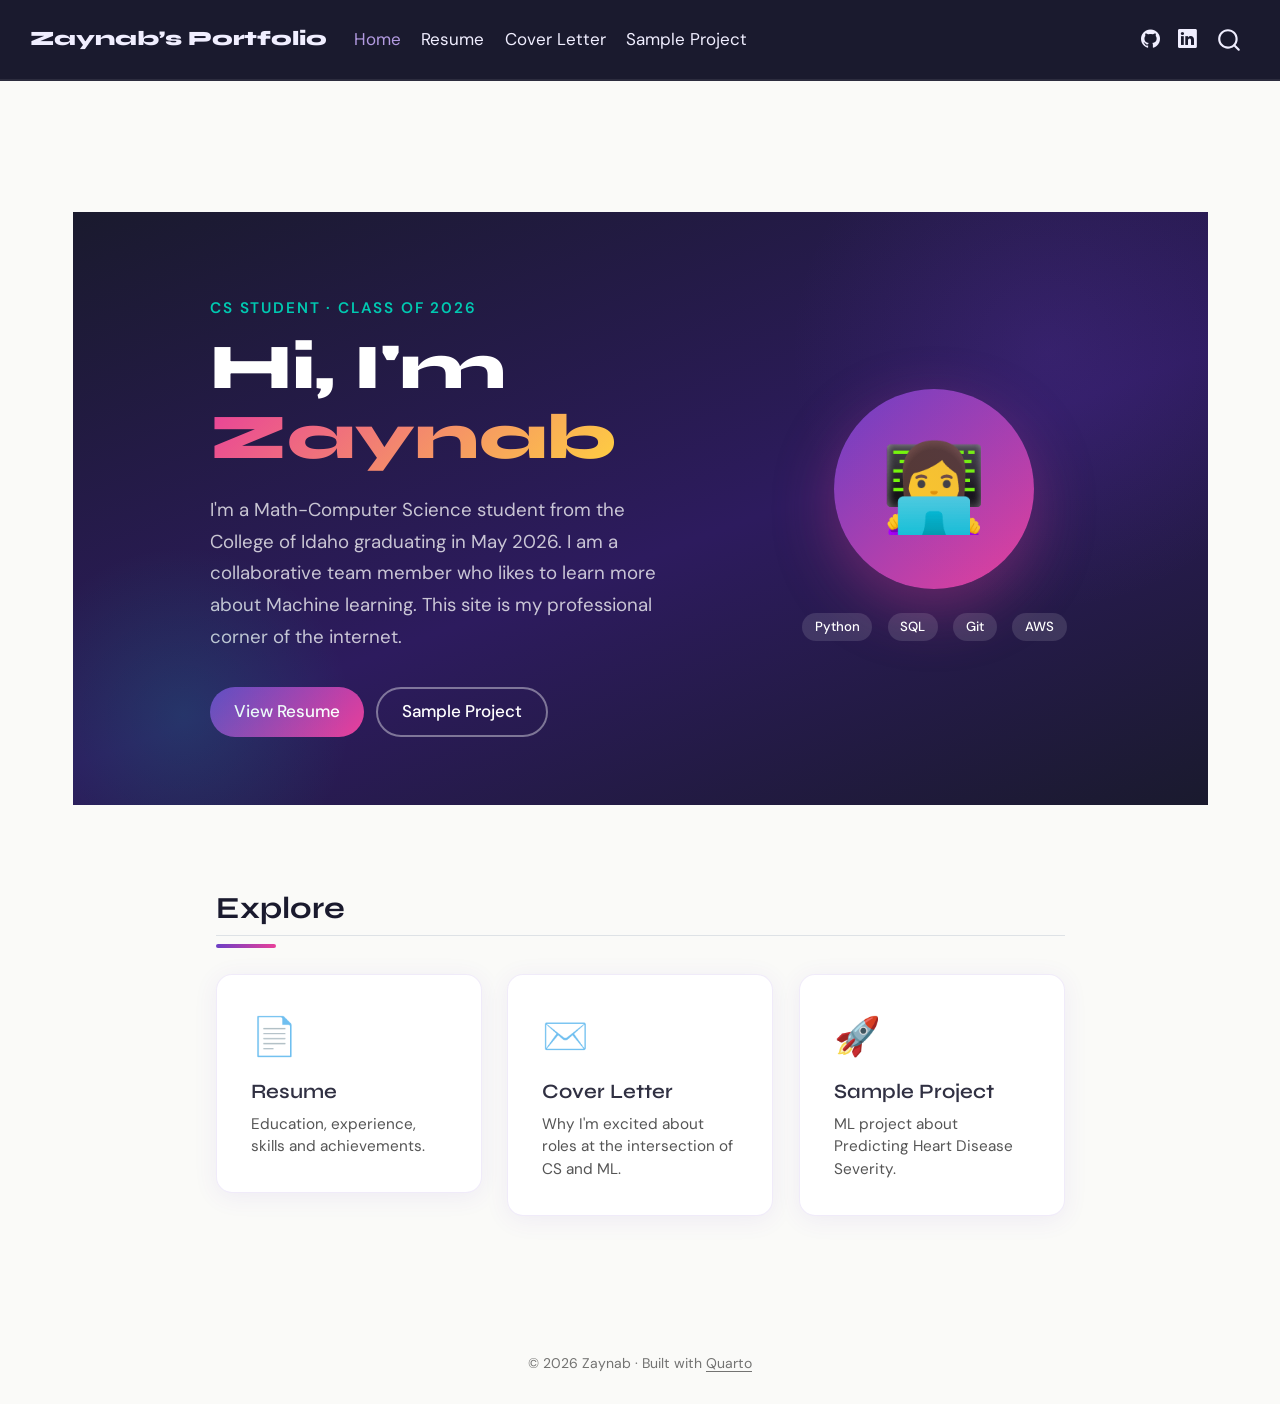
<file: docs/index.html>
<!DOCTYPE html>
<html xmlns="http://www.w3.org/1999/xhtml" lang="en" xml:lang="en"><head>

<meta charset="utf-8">
<meta name="generator" content="quarto-1.8.27">

<meta name="viewport" content="width=device-width, initial-scale=1.0, user-scalable=yes">


<title>Zaynab’s Portfolio</title>
<style>
code{white-space: pre-wrap;}
span.smallcaps{font-variant: small-caps;}
div.columns{display: flex; gap: min(4vw, 1.5em);}
div.column{flex: auto; overflow-x: auto;}
div.hanging-indent{margin-left: 1.5em; text-indent: -1.5em;}
ul.task-list{list-style: none;}
ul.task-list li input[type="checkbox"] {
  width: 0.8em;
  margin: 0 0.8em 0.2em -1em; /* quarto-specific, see https://github.com/quarto-dev/quarto-cli/issues/4556 */ 
  vertical-align: middle;
}
</style>


<script src="site_libs/quarto-nav/quarto-nav.js"></script>
<script src="site_libs/quarto-nav/headroom.min.js"></script>
<script src="site_libs/clipboard/clipboard.min.js"></script>
<script src="site_libs/quarto-search/autocomplete.umd.js"></script>
<script src="site_libs/quarto-search/fuse.min.js"></script>
<script src="site_libs/quarto-search/quarto-search.js"></script>
<meta name="quarto:offset" content="./">
<script src="site_libs/quarto-html/quarto.js" type="module"></script>
<script src="site_libs/quarto-html/tabsets/tabsets.js" type="module"></script>
<script src="site_libs/quarto-html/axe/axe-check.js" type="module"></script>
<script src="site_libs/quarto-html/popper.min.js"></script>
<script src="site_libs/quarto-html/tippy.umd.min.js"></script>
<script src="site_libs/quarto-html/anchor.min.js"></script>
<link href="site_libs/quarto-html/tippy.css" rel="stylesheet">
<link href="site_libs/quarto-html/quarto-syntax-highlighting-ed96de9b727972fe78a7b5d16c58bf87.css" rel="stylesheet" id="quarto-text-highlighting-styles">
<script src="site_libs/bootstrap/bootstrap.min.js"></script>
<link href="site_libs/bootstrap/bootstrap-icons.css" rel="stylesheet">
<link href="site_libs/bootstrap/bootstrap-62efbedb9eee6db728028232ba6a3f4e.min.css" rel="stylesheet" append-hash="true" id="quarto-bootstrap" data-mode="light">
<script id="quarto-search-options" type="application/json">{
  "location": "navbar",
  "copy-button": false,
  "collapse-after": 3,
  "panel-placement": "end",
  "type": "overlay",
  "limit": 50,
  "keyboard-shortcut": [
    "f",
    "/",
    "s"
  ],
  "show-item-context": false,
  "language": {
    "search-no-results-text": "No results",
    "search-matching-documents-text": "matching documents",
    "search-copy-link-title": "Copy link to search",
    "search-hide-matches-text": "Hide additional matches",
    "search-more-match-text": "more match in this document",
    "search-more-matches-text": "more matches in this document",
    "search-clear-button-title": "Clear",
    "search-text-placeholder": "",
    "search-detached-cancel-button-title": "Cancel",
    "search-submit-button-title": "Submit",
    "search-label": "Search"
  }
}</script>


<link rel="stylesheet" href="styles.css">
</head>

<body class="nav-fixed quarto-light">

<div id="quarto-search-results"></div>
  <header id="quarto-header" class="headroom fixed-top">
    <nav class="navbar navbar-expand-lg " data-bs-theme="dark">
      <div class="navbar-container container-fluid">
      <div class="navbar-brand-container mx-auto">
    <a class="navbar-brand" href="./index.html">
    <span class="navbar-title">Zaynab’s Portfolio</span>
    </a>
  </div>
            <div id="quarto-search" class="" title="Search"></div>
          <button class="navbar-toggler" type="button" data-bs-toggle="collapse" data-bs-target="#navbarCollapse" aria-controls="navbarCollapse" role="menu" aria-expanded="false" aria-label="Toggle navigation" onclick="if (window.quartoToggleHeadroom) { window.quartoToggleHeadroom(); }">
  <span class="navbar-toggler-icon"></span>
</button>
          <div class="collapse navbar-collapse" id="navbarCollapse">
            <ul class="navbar-nav navbar-nav-scroll me-auto">
  <li class="nav-item">
    <a class="nav-link active" href="./index.html" aria-current="page"> 
<span class="menu-text">Home</span></a>
  </li>  
  <li class="nav-item">
    <a class="nav-link" href="./resume.html"> 
<span class="menu-text">Resume</span></a>
  </li>  
  <li class="nav-item">
    <a class="nav-link" href="./cover-letter.html"> 
<span class="menu-text">Cover Letter</span></a>
  </li>  
  <li class="nav-item">
    <a class="nav-link" href="./project.html"> 
<span class="menu-text">Sample Project</span></a>
  </li>  
</ul>
            <ul class="navbar-nav navbar-nav-scroll ms-auto">
  <li class="nav-item compact">
    <a class="nav-link" href="https://github.com/zaynabhkr"> <i class="bi bi-github" role="img">
</i> 
<span class="menu-text"></span></a>
  </li>  
  <li class="nav-item compact">
    <a class="nav-link" href="https://linkedin.com/in/zaynab-el-hakour"> <i class="bi bi-linkedin" role="img">
</i> 
<span class="menu-text"></span></a>
  </li>  
</ul>
          </div> <!-- /navcollapse -->
            <div class="quarto-navbar-tools">
</div>
      </div> <!-- /container-fluid -->
    </nav>
</header>
<!-- content -->
<div id="quarto-content" class="quarto-container page-columns page-rows-contents page-layout-full page-navbar">
<!-- sidebar -->
<!-- margin-sidebar -->
    
<!-- main -->
<main class="content column-page" id="quarto-document-content"><header id="title-block-header" class="quarto-title-block"></header>




<div class="hero-blob hero-section">
  <div class="hero-inner">

    <!-- Text side -->
    <div class="hero-text">
      <p class="hero-eyebrow">CS Student · CLASS OF 2026</p>
      <h1 class="hero-title">
        Hi, I'm <span class="hero-name-highlight">Zaynab</span> 
      </h1>
      <p class="hero-body">
        I'm a Math-Computer Science student from the College of Idaho graduating in May 2026. I am a collaborative team member who likes to learn more about Machine learning. This site is my professional corner of the internet.
      </p>
      <div class="hero-cta">
        <a href="resume.html" class="btn-z">View Resume</a>
        <a href="project.html" class="btn-z btn-z-outline btn-z-hero-outline">Sample Project</a>
      </div>
    </div>

    <!-- Avatar side -->
    <div class="hero-avatar-side">
      <div class="hero-avatar">👩‍💻</div>
      <div class="hero-pills">
        <span class="pill pill-light">Python</span>
        <span class="pill pill-light">SQL</span>
        <span class="pill pill-light">Git</span>
        <span class="pill pill-light">AWS</span>
      </div>
    </div>

  </div>
</div>

<!-- Quick-link cards -->
<div class="content-block">
  <h2 class="explore-heading anchored">Explore</h2>
  <div class="accent-line"></div>

  <div class="card-grid-3">

    <a href="resume.html" class="card-link">
      <div class="z-card">
        <div class="card-icon">📄</div>
        <h3 class="card-title anchored">Resume</h3>
        <p class="card-desc">Education, experience, skills and achievements.</p>
      </div>
    </a>

    <a href="cover-letter.html" class="card-link">
      <div class="z-card">
        <div class="card-icon">✉️</div>
        <h3 class="card-title anchored">Cover Letter</h3>
        <p class="card-desc">Why I'm excited about roles at the intersection of CS and ML.</p>
      </div>
    </a>

    <a href="project.html" class="card-link">
      <div class="z-card">
        <div class="card-icon">🚀</div>
        <h3 class="card-title anchored">Sample Project</h3>
        <p class="card-desc">
         ML project about Predicting Heart Disease Severity.</p>
      </div>
    </a>

  </div>
</div>



</main> <!-- /main -->
<script id="quarto-html-after-body" type="application/javascript">
  window.document.addEventListener("DOMContentLoaded", function (event) {
    const icon = "";
    const anchorJS = new window.AnchorJS();
    anchorJS.options = {
      placement: 'right',
      icon: icon
    };
    anchorJS.add('.anchored');
    const isCodeAnnotation = (el) => {
      for (const clz of el.classList) {
        if (clz.startsWith('code-annotation-')) {                     
          return true;
        }
      }
      return false;
    }
    const onCopySuccess = function(e) {
      // button target
      const button = e.trigger;
      // don't keep focus
      button.blur();
      // flash "checked"
      button.classList.add('code-copy-button-checked');
      var currentTitle = button.getAttribute("title");
      button.setAttribute("title", "Copied!");
      let tooltip;
      if (window.bootstrap) {
        button.setAttribute("data-bs-toggle", "tooltip");
        button.setAttribute("data-bs-placement", "left");
        button.setAttribute("data-bs-title", "Copied!");
        tooltip = new bootstrap.Tooltip(button, 
          { trigger: "manual", 
            customClass: "code-copy-button-tooltip",
            offset: [0, -8]});
        tooltip.show();    
      }
      setTimeout(function() {
        if (tooltip) {
          tooltip.hide();
          button.removeAttribute("data-bs-title");
          button.removeAttribute("data-bs-toggle");
          button.removeAttribute("data-bs-placement");
        }
        button.setAttribute("title", currentTitle);
        button.classList.remove('code-copy-button-checked');
      }, 1000);
      // clear code selection
      e.clearSelection();
    }
    const getTextToCopy = function(trigger) {
      const outerScaffold = trigger.parentElement.cloneNode(true);
      const codeEl = outerScaffold.querySelector('code');
      for (const childEl of codeEl.children) {
        if (isCodeAnnotation(childEl)) {
          childEl.remove();
        }
      }
      return codeEl.innerText;
    }
    const clipboard = new window.ClipboardJS('.code-copy-button:not([data-in-quarto-modal])', {
      text: getTextToCopy
    });
    clipboard.on('success', onCopySuccess);
    if (window.document.getElementById('quarto-embedded-source-code-modal')) {
      const clipboardModal = new window.ClipboardJS('.code-copy-button[data-in-quarto-modal]', {
        text: getTextToCopy,
        container: window.document.getElementById('quarto-embedded-source-code-modal')
      });
      clipboardModal.on('success', onCopySuccess);
    }
      var localhostRegex = new RegExp(/^(?:http|https):\/\/localhost\:?[0-9]*\//);
      var mailtoRegex = new RegExp(/^mailto:/);
        var filterRegex = new RegExp("https:\/\/zaynabhkr\.github\.io");
      var isInternal = (href) => {
          return filterRegex.test(href) || localhostRegex.test(href) || mailtoRegex.test(href);
      }
      // Inspect non-navigation links and adorn them if external
     var links = window.document.querySelectorAll('a[href]:not(.nav-link):not(.navbar-brand):not(.toc-action):not(.sidebar-link):not(.sidebar-item-toggle):not(.pagination-link):not(.no-external):not([aria-hidden]):not(.dropdown-item):not(.quarto-navigation-tool):not(.about-link)');
      for (var i=0; i<links.length; i++) {
        const link = links[i];
        if (!isInternal(link.href)) {
          // undo the damage that might have been done by quarto-nav.js in the case of
          // links that we want to consider external
          if (link.dataset.originalHref !== undefined) {
            link.href = link.dataset.originalHref;
          }
        }
      }
    function tippyHover(el, contentFn, onTriggerFn, onUntriggerFn) {
      const config = {
        allowHTML: true,
        maxWidth: 500,
        delay: 100,
        arrow: false,
        appendTo: function(el) {
            return el.parentElement;
        },
        interactive: true,
        interactiveBorder: 10,
        theme: 'quarto',
        placement: 'bottom-start',
      };
      if (contentFn) {
        config.content = contentFn;
      }
      if (onTriggerFn) {
        config.onTrigger = onTriggerFn;
      }
      if (onUntriggerFn) {
        config.onUntrigger = onUntriggerFn;
      }
      window.tippy(el, config); 
    }
    const noterefs = window.document.querySelectorAll('a[role="doc-noteref"]');
    for (var i=0; i<noterefs.length; i++) {
      const ref = noterefs[i];
      tippyHover(ref, function() {
        // use id or data attribute instead here
        let href = ref.getAttribute('data-footnote-href') || ref.getAttribute('href');
        try { href = new URL(href).hash; } catch {}
        const id = href.replace(/^#\/?/, "");
        const note = window.document.getElementById(id);
        if (note) {
          return note.innerHTML;
        } else {
          return "";
        }
      });
    }
    const xrefs = window.document.querySelectorAll('a.quarto-xref');
    const processXRef = (id, note) => {
      // Strip column container classes
      const stripColumnClz = (el) => {
        el.classList.remove("page-full", "page-columns");
        if (el.children) {
          for (const child of el.children) {
            stripColumnClz(child);
          }
        }
      }
      stripColumnClz(note)
      if (id === null || id.startsWith('sec-')) {
        // Special case sections, only their first couple elements
        const container = document.createElement("div");
        if (note.children && note.children.length > 2) {
          container.appendChild(note.children[0].cloneNode(true));
          for (let i = 1; i < note.children.length; i++) {
            const child = note.children[i];
            if (child.tagName === "P" && child.innerText === "") {
              continue;
            } else {
              container.appendChild(child.cloneNode(true));
              break;
            }
          }
          if (window.Quarto?.typesetMath) {
            window.Quarto.typesetMath(container);
          }
          return container.innerHTML
        } else {
          if (window.Quarto?.typesetMath) {
            window.Quarto.typesetMath(note);
          }
          return note.innerHTML;
        }
      } else {
        // Remove any anchor links if they are present
        const anchorLink = note.querySelector('a.anchorjs-link');
        if (anchorLink) {
          anchorLink.remove();
        }
        if (window.Quarto?.typesetMath) {
          window.Quarto.typesetMath(note);
        }
        if (note.classList.contains("callout")) {
          return note.outerHTML;
        } else {
          return note.innerHTML;
        }
      }
    }
    for (var i=0; i<xrefs.length; i++) {
      const xref = xrefs[i];
      tippyHover(xref, undefined, function(instance) {
        instance.disable();
        let url = xref.getAttribute('href');
        let hash = undefined; 
        if (url.startsWith('#')) {
          hash = url;
        } else {
          try { hash = new URL(url).hash; } catch {}
        }
        if (hash) {
          const id = hash.replace(/^#\/?/, "");
          const note = window.document.getElementById(id);
          if (note !== null) {
            try {
              const html = processXRef(id, note.cloneNode(true));
              instance.setContent(html);
            } finally {
              instance.enable();
              instance.show();
            }
          } else {
            // See if we can fetch this
            fetch(url.split('#')[0])
            .then(res => res.text())
            .then(html => {
              const parser = new DOMParser();
              const htmlDoc = parser.parseFromString(html, "text/html");
              const note = htmlDoc.getElementById(id);
              if (note !== null) {
                const html = processXRef(id, note);
                instance.setContent(html);
              } 
            }).finally(() => {
              instance.enable();
              instance.show();
            });
          }
        } else {
          // See if we can fetch a full url (with no hash to target)
          // This is a special case and we should probably do some content thinning / targeting
          fetch(url)
          .then(res => res.text())
          .then(html => {
            const parser = new DOMParser();
            const htmlDoc = parser.parseFromString(html, "text/html");
            const note = htmlDoc.querySelector('main.content');
            if (note !== null) {
              // This should only happen for chapter cross references
              // (since there is no id in the URL)
              // remove the first header
              if (note.children.length > 0 && note.children[0].tagName === "HEADER") {
                note.children[0].remove();
              }
              const html = processXRef(null, note);
              instance.setContent(html);
            } 
          }).finally(() => {
            instance.enable();
            instance.show();
          });
        }
      }, function(instance) {
      });
    }
        let selectedAnnoteEl;
        const selectorForAnnotation = ( cell, annotation) => {
          let cellAttr = 'data-code-cell="' + cell + '"';
          let lineAttr = 'data-code-annotation="' +  annotation + '"';
          const selector = 'span[' + cellAttr + '][' + lineAttr + ']';
          return selector;
        }
        const selectCodeLines = (annoteEl) => {
          const doc = window.document;
          const targetCell = annoteEl.getAttribute("data-target-cell");
          const targetAnnotation = annoteEl.getAttribute("data-target-annotation");
          const annoteSpan = window.document.querySelector(selectorForAnnotation(targetCell, targetAnnotation));
          const lines = annoteSpan.getAttribute("data-code-lines").split(",");
          const lineIds = lines.map((line) => {
            return targetCell + "-" + line;
          })
          let top = null;
          let height = null;
          let parent = null;
          if (lineIds.length > 0) {
              //compute the position of the single el (top and bottom and make a div)
              const el = window.document.getElementById(lineIds[0]);
              top = el.offsetTop;
              height = el.offsetHeight;
              parent = el.parentElement.parentElement;
            if (lineIds.length > 1) {
              const lastEl = window.document.getElementById(lineIds[lineIds.length - 1]);
              const bottom = lastEl.offsetTop + lastEl.offsetHeight;
              height = bottom - top;
            }
            if (top !== null && height !== null && parent !== null) {
              // cook up a div (if necessary) and position it 
              let div = window.document.getElementById("code-annotation-line-highlight");
              if (div === null) {
                div = window.document.createElement("div");
                div.setAttribute("id", "code-annotation-line-highlight");
                div.style.position = 'absolute';
                parent.appendChild(div);
              }
              div.style.top = top - 2 + "px";
              div.style.height = height + 4 + "px";
              div.style.left = 0;
              let gutterDiv = window.document.getElementById("code-annotation-line-highlight-gutter");
              if (gutterDiv === null) {
                gutterDiv = window.document.createElement("div");
                gutterDiv.setAttribute("id", "code-annotation-line-highlight-gutter");
                gutterDiv.style.position = 'absolute';
                const codeCell = window.document.getElementById(targetCell);
                const gutter = codeCell.querySelector('.code-annotation-gutter');
                gutter.appendChild(gutterDiv);
              }
              gutterDiv.style.top = top - 2 + "px";
              gutterDiv.style.height = height + 4 + "px";
            }
            selectedAnnoteEl = annoteEl;
          }
        };
        const unselectCodeLines = () => {
          const elementsIds = ["code-annotation-line-highlight", "code-annotation-line-highlight-gutter"];
          elementsIds.forEach((elId) => {
            const div = window.document.getElementById(elId);
            if (div) {
              div.remove();
            }
          });
          selectedAnnoteEl = undefined;
        };
          // Handle positioning of the toggle
      window.addEventListener(
        "resize",
        throttle(() => {
          elRect = undefined;
          if (selectedAnnoteEl) {
            selectCodeLines(selectedAnnoteEl);
          }
        }, 10)
      );
      function throttle(fn, ms) {
      let throttle = false;
      let timer;
        return (...args) => {
          if(!throttle) { // first call gets through
              fn.apply(this, args);
              throttle = true;
          } else { // all the others get throttled
              if(timer) clearTimeout(timer); // cancel #2
              timer = setTimeout(() => {
                fn.apply(this, args);
                timer = throttle = false;
              }, ms);
          }
        };
      }
        // Attach click handler to the DT
        const annoteDls = window.document.querySelectorAll('dt[data-target-cell]');
        for (const annoteDlNode of annoteDls) {
          annoteDlNode.addEventListener('click', (event) => {
            const clickedEl = event.target;
            if (clickedEl !== selectedAnnoteEl) {
              unselectCodeLines();
              const activeEl = window.document.querySelector('dt[data-target-cell].code-annotation-active');
              if (activeEl) {
                activeEl.classList.remove('code-annotation-active');
              }
              selectCodeLines(clickedEl);
              clickedEl.classList.add('code-annotation-active');
            } else {
              // Unselect the line
              unselectCodeLines();
              clickedEl.classList.remove('code-annotation-active');
            }
          });
        }
    const findCites = (el) => {
      const parentEl = el.parentElement;
      if (parentEl) {
        const cites = parentEl.dataset.cites;
        if (cites) {
          return {
            el,
            cites: cites.split(' ')
          };
        } else {
          return findCites(el.parentElement)
        }
      } else {
        return undefined;
      }
    };
    var bibliorefs = window.document.querySelectorAll('a[role="doc-biblioref"]');
    for (var i=0; i<bibliorefs.length; i++) {
      const ref = bibliorefs[i];
      const citeInfo = findCites(ref);
      if (citeInfo) {
        tippyHover(citeInfo.el, function() {
          var popup = window.document.createElement('div');
          citeInfo.cites.forEach(function(cite) {
            var citeDiv = window.document.createElement('div');
            citeDiv.classList.add('hanging-indent');
            citeDiv.classList.add('csl-entry');
            var biblioDiv = window.document.getElementById('ref-' + cite);
            if (biblioDiv) {
              citeDiv.innerHTML = biblioDiv.innerHTML;
            }
            popup.appendChild(citeDiv);
          });
          return popup.innerHTML;
        });
      }
    }
  });
  </script>
</div> <!-- /content -->
<footer class="footer">
  <div class="nav-footer">
    <div class="nav-footer-left">
      &nbsp;
    </div>   
    <div class="nav-footer-center">
<p>© 2026 Zaynab · Built with <a href="https://quarto.org">Quarto</a></p>
</div>
    <div class="nav-footer-right">
      &nbsp;
    </div>
  </div>
</footer>




</body></html>
</file>
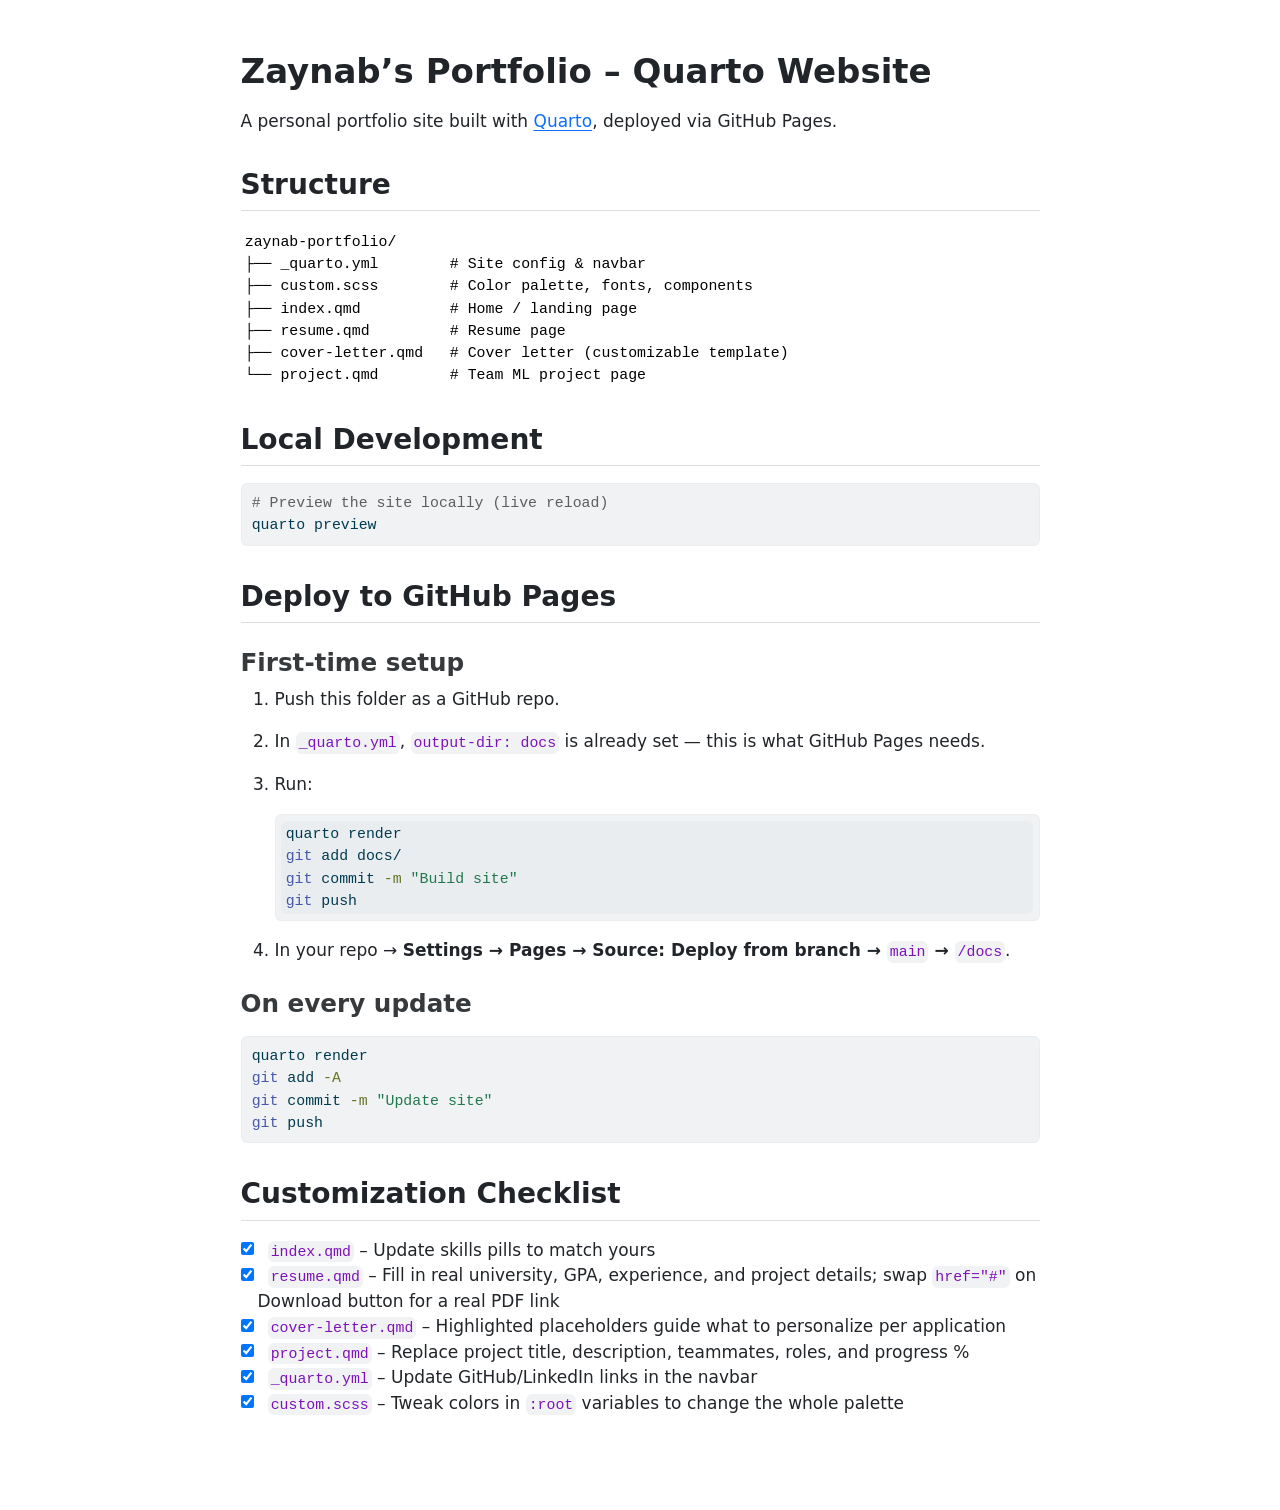
<file: README.html>
<!DOCTYPE html>
<html xmlns="http://www.w3.org/1999/xhtml" lang="en" xml:lang="en"><head>

<meta charset="utf-8">
<meta name="generator" content="quarto-1.8.27">

<meta name="viewport" content="width=device-width, initial-scale=1.0, user-scalable=yes">


<title>readme</title>
<style>
code{white-space: pre-wrap;}
span.smallcaps{font-variant: small-caps;}
div.columns{display: flex; gap: min(4vw, 1.5em);}
div.column{flex: auto; overflow-x: auto;}
div.hanging-indent{margin-left: 1.5em; text-indent: -1.5em;}
ul.task-list{list-style: none;}
ul.task-list li input[type="checkbox"] {
  width: 0.8em;
  margin: 0 0.8em 0.2em -1em; /* quarto-specific, see https://github.com/quarto-dev/quarto-cli/issues/4556 */ 
  vertical-align: middle;
}
/* CSS for syntax highlighting */
html { -webkit-text-size-adjust: 100%; }
pre > code.sourceCode { white-space: pre; position: relative; }
pre > code.sourceCode > span { display: inline-block; line-height: 1.25; }
pre > code.sourceCode > span:empty { height: 1.2em; }
.sourceCode { overflow: visible; }
code.sourceCode > span { color: inherit; text-decoration: inherit; }
div.sourceCode { margin: 1em 0; }
pre.sourceCode { margin: 0; }
@media screen {
div.sourceCode { overflow: auto; }
}
@media print {
pre > code.sourceCode { white-space: pre-wrap; }
pre > code.sourceCode > span { text-indent: -5em; padding-left: 5em; }
}
pre.numberSource code
  { counter-reset: source-line 0; }
pre.numberSource code > span
  { position: relative; left: -4em; counter-increment: source-line; }
pre.numberSource code > span > a:first-child::before
  { content: counter(source-line);
    position: relative; left: -1em; text-align: right; vertical-align: baseline;
    border: none; display: inline-block;
    -webkit-touch-callout: none; -webkit-user-select: none;
    -khtml-user-select: none; -moz-user-select: none;
    -ms-user-select: none; user-select: none;
    padding: 0 4px; width: 4em;
  }
pre.numberSource { margin-left: 3em;  padding-left: 4px; }
div.sourceCode
  {   }
@media screen {
pre > code.sourceCode > span > a:first-child::before { text-decoration: underline; }
}
</style>


<script src="README_files/libs/clipboard/clipboard.min.js"></script>
<script src="README_files/libs/quarto-html/quarto.js" type="module"></script>
<script src="README_files/libs/quarto-html/tabsets/tabsets.js" type="module"></script>
<script src="README_files/libs/quarto-html/axe/axe-check.js" type="module"></script>
<script src="README_files/libs/quarto-html/popper.min.js"></script>
<script src="README_files/libs/quarto-html/tippy.umd.min.js"></script>
<script src="README_files/libs/quarto-html/anchor.min.js"></script>
<link href="README_files/libs/quarto-html/tippy.css" rel="stylesheet">
<link href="README_files/libs/quarto-html/quarto-syntax-highlighting-ed96de9b727972fe78a7b5d16c58bf87.css" rel="stylesheet" id="quarto-text-highlighting-styles">
<script src="README_files/libs/bootstrap/bootstrap.min.js"></script>
<link href="README_files/libs/bootstrap/bootstrap-icons.css" rel="stylesheet">
<link href="README_files/libs/bootstrap/bootstrap-d6a003b94517c951b2d65075d42fb01b.min.css" rel="stylesheet" append-hash="true" id="quarto-bootstrap" data-mode="light">


</head>

<body class="fullcontent quarto-light">

<div id="quarto-content" class="page-columns page-rows-contents page-layout-article">

<main class="content" id="quarto-document-content">




<section id="zaynabs-portfolio-quarto-website" class="level1">
<h1>Zaynab’s Portfolio – Quarto Website</h1>
<p>A personal portfolio site built with <a href="https://quarto.org">Quarto</a>, deployed via GitHub Pages.</p>
<section id="structure" class="level2">
<h2 class="anchored" data-anchor-id="structure">Structure</h2>
<pre><code>zaynab-portfolio/
├── _quarto.yml        # Site config &amp; navbar
├── custom.scss        # Color palette, fonts, components
├── index.qmd          # Home / landing page
├── resume.qmd         # Resume page
├── cover-letter.qmd   # Cover letter (customizable template)
└── project.qmd        # Team ML project page</code></pre>
</section>
<section id="local-development" class="level2">
<h2 class="anchored" data-anchor-id="local-development">Local Development</h2>
<div class="code-copy-outer-scaffold"><div class="sourceCode" id="cb2"><pre class="sourceCode bash code-with-copy"><code class="sourceCode bash"><span id="cb2-1"><a href="#cb2-1" aria-hidden="true" tabindex="-1"></a><span class="co"># Preview the site locally (live reload)</span></span>
<span id="cb2-2"><a href="#cb2-2" aria-hidden="true" tabindex="-1"></a><span class="ex">quarto</span> preview</span></code></pre></div><button title="Copy to Clipboard" class="code-copy-button"><i class="bi"></i></button></div>
</section>
<section id="deploy-to-github-pages" class="level2">
<h2 class="anchored" data-anchor-id="deploy-to-github-pages">Deploy to GitHub Pages</h2>
<section id="first-time-setup" class="level3">
<h3 class="anchored" data-anchor-id="first-time-setup">First-time setup</h3>
<ol type="1">
<li><p>Push this folder as a GitHub repo.</p></li>
<li><p>In <code>_quarto.yml</code>, <code>output-dir: docs</code> is already set — this is what GitHub Pages needs.</p></li>
<li><p>Run:</p>
<div class="code-copy-outer-scaffold"><div class="sourceCode" id="cb3"><pre class="sourceCode bash code-with-copy"><code class="sourceCode bash"><span id="cb3-1"><a href="#cb3-1" aria-hidden="true" tabindex="-1"></a><span class="ex">quarto</span> render</span>
<span id="cb3-2"><a href="#cb3-2" aria-hidden="true" tabindex="-1"></a><span class="fu">git</span> add docs/</span>
<span id="cb3-3"><a href="#cb3-3" aria-hidden="true" tabindex="-1"></a><span class="fu">git</span> commit <span class="at">-m</span> <span class="st">"Build site"</span></span>
<span id="cb3-4"><a href="#cb3-4" aria-hidden="true" tabindex="-1"></a><span class="fu">git</span> push</span></code></pre></div><button title="Copy to Clipboard" class="code-copy-button"><i class="bi"></i></button></div></li>
<li><p>In your repo → <strong>Settings → Pages → Source: Deploy from branch → <code>main</code> → <code>/docs</code></strong>.</p></li>
</ol>
</section>
<section id="on-every-update" class="level3">
<h3 class="anchored" data-anchor-id="on-every-update">On every update</h3>
<div class="code-copy-outer-scaffold"><div class="sourceCode" id="cb4"><pre class="sourceCode bash code-with-copy"><code class="sourceCode bash"><span id="cb4-1"><a href="#cb4-1" aria-hidden="true" tabindex="-1"></a><span class="ex">quarto</span> render</span>
<span id="cb4-2"><a href="#cb4-2" aria-hidden="true" tabindex="-1"></a><span class="fu">git</span> add <span class="at">-A</span></span>
<span id="cb4-3"><a href="#cb4-3" aria-hidden="true" tabindex="-1"></a><span class="fu">git</span> commit <span class="at">-m</span> <span class="st">"Update site"</span></span>
<span id="cb4-4"><a href="#cb4-4" aria-hidden="true" tabindex="-1"></a><span class="fu">git</span> push</span></code></pre></div><button title="Copy to Clipboard" class="code-copy-button"><i class="bi"></i></button></div>
</section>
</section>
<section id="customization-checklist" class="level2">
<h2 class="anchored" data-anchor-id="customization-checklist">Customization Checklist</h2>
<ul class="task-list">
<li><label><input type="checkbox" checked=""><strong><code>index.qmd</code></strong> – Update skills pills to match yours</label></li>
<li><label><input type="checkbox" checked=""><strong><code>resume.qmd</code></strong> – Fill in real university, GPA, experience, and project details; swap <code>href="#"</code> on Download button for a real PDF link</label></li>
<li><label><input type="checkbox" checked=""><strong><code>cover-letter.qmd</code></strong> – Highlighted placeholders guide what to personalize per application</label></li>
<li><label><input type="checkbox" checked=""><strong><code>project.qmd</code></strong> – Replace project title, description, teammates, roles, and progress %</label></li>
<li><label><input type="checkbox" checked=""><strong><code>_quarto.yml</code></strong> – Update GitHub/LinkedIn links in the navbar</label></li>
<li><label><input type="checkbox" checked=""><strong><code>custom.scss</code></strong> – Tweak colors in <code>:root</code> variables to change the whole palette</label></li>
</ul>
</section>
</section>

</main>
<!-- /main column -->
<script id="quarto-html-after-body" type="application/javascript">
  window.document.addEventListener("DOMContentLoaded", function (event) {
    const icon = "";
    const anchorJS = new window.AnchorJS();
    anchorJS.options = {
      placement: 'right',
      icon: icon
    };
    anchorJS.add('.anchored');
    const isCodeAnnotation = (el) => {
      for (const clz of el.classList) {
        if (clz.startsWith('code-annotation-')) {                     
          return true;
        }
      }
      return false;
    }
    const onCopySuccess = function(e) {
      // button target
      const button = e.trigger;
      // don't keep focus
      button.blur();
      // flash "checked"
      button.classList.add('code-copy-button-checked');
      var currentTitle = button.getAttribute("title");
      button.setAttribute("title", "Copied!");
      let tooltip;
      if (window.bootstrap) {
        button.setAttribute("data-bs-toggle", "tooltip");
        button.setAttribute("data-bs-placement", "left");
        button.setAttribute("data-bs-title", "Copied!");
        tooltip = new bootstrap.Tooltip(button, 
          { trigger: "manual", 
            customClass: "code-copy-button-tooltip",
            offset: [0, -8]});
        tooltip.show();    
      }
      setTimeout(function() {
        if (tooltip) {
          tooltip.hide();
          button.removeAttribute("data-bs-title");
          button.removeAttribute("data-bs-toggle");
          button.removeAttribute("data-bs-placement");
        }
        button.setAttribute("title", currentTitle);
        button.classList.remove('code-copy-button-checked');
      }, 1000);
      // clear code selection
      e.clearSelection();
    }
    const getTextToCopy = function(trigger) {
      const outerScaffold = trigger.parentElement.cloneNode(true);
      const codeEl = outerScaffold.querySelector('code');
      for (const childEl of codeEl.children) {
        if (isCodeAnnotation(childEl)) {
          childEl.remove();
        }
      }
      return codeEl.innerText;
    }
    const clipboard = new window.ClipboardJS('.code-copy-button:not([data-in-quarto-modal])', {
      text: getTextToCopy
    });
    clipboard.on('success', onCopySuccess);
    if (window.document.getElementById('quarto-embedded-source-code-modal')) {
      const clipboardModal = new window.ClipboardJS('.code-copy-button[data-in-quarto-modal]', {
        text: getTextToCopy,
        container: window.document.getElementById('quarto-embedded-source-code-modal')
      });
      clipboardModal.on('success', onCopySuccess);
    }
      var localhostRegex = new RegExp(/^(?:http|https):\/\/localhost\:?[0-9]*\//);
      var mailtoRegex = new RegExp(/^mailto:/);
        var filterRegex = new RegExp('/' + window.location.host + '/');
      var isInternal = (href) => {
          return filterRegex.test(href) || localhostRegex.test(href) || mailtoRegex.test(href);
      }
      // Inspect non-navigation links and adorn them if external
     var links = window.document.querySelectorAll('a[href]:not(.nav-link):not(.navbar-brand):not(.toc-action):not(.sidebar-link):not(.sidebar-item-toggle):not(.pagination-link):not(.no-external):not([aria-hidden]):not(.dropdown-item):not(.quarto-navigation-tool):not(.about-link)');
      for (var i=0; i<links.length; i++) {
        const link = links[i];
        if (!isInternal(link.href)) {
          // undo the damage that might have been done by quarto-nav.js in the case of
          // links that we want to consider external
          if (link.dataset.originalHref !== undefined) {
            link.href = link.dataset.originalHref;
          }
        }
      }
    function tippyHover(el, contentFn, onTriggerFn, onUntriggerFn) {
      const config = {
        allowHTML: true,
        maxWidth: 500,
        delay: 100,
        arrow: false,
        appendTo: function(el) {
            return el.parentElement;
        },
        interactive: true,
        interactiveBorder: 10,
        theme: 'quarto',
        placement: 'bottom-start',
      };
      if (contentFn) {
        config.content = contentFn;
      }
      if (onTriggerFn) {
        config.onTrigger = onTriggerFn;
      }
      if (onUntriggerFn) {
        config.onUntrigger = onUntriggerFn;
      }
      window.tippy(el, config); 
    }
    const noterefs = window.document.querySelectorAll('a[role="doc-noteref"]');
    for (var i=0; i<noterefs.length; i++) {
      const ref = noterefs[i];
      tippyHover(ref, function() {
        // use id or data attribute instead here
        let href = ref.getAttribute('data-footnote-href') || ref.getAttribute('href');
        try { href = new URL(href).hash; } catch {}
        const id = href.replace(/^#\/?/, "");
        const note = window.document.getElementById(id);
        if (note) {
          return note.innerHTML;
        } else {
          return "";
        }
      });
    }
    const xrefs = window.document.querySelectorAll('a.quarto-xref');
    const processXRef = (id, note) => {
      // Strip column container classes
      const stripColumnClz = (el) => {
        el.classList.remove("page-full", "page-columns");
        if (el.children) {
          for (const child of el.children) {
            stripColumnClz(child);
          }
        }
      }
      stripColumnClz(note)
      if (id === null || id.startsWith('sec-')) {
        // Special case sections, only their first couple elements
        const container = document.createElement("div");
        if (note.children && note.children.length > 2) {
          container.appendChild(note.children[0].cloneNode(true));
          for (let i = 1; i < note.children.length; i++) {
            const child = note.children[i];
            if (child.tagName === "P" && child.innerText === "") {
              continue;
            } else {
              container.appendChild(child.cloneNode(true));
              break;
            }
          }
          if (window.Quarto?.typesetMath) {
            window.Quarto.typesetMath(container);
          }
          return container.innerHTML
        } else {
          if (window.Quarto?.typesetMath) {
            window.Quarto.typesetMath(note);
          }
          return note.innerHTML;
        }
      } else {
        // Remove any anchor links if they are present
        const anchorLink = note.querySelector('a.anchorjs-link');
        if (anchorLink) {
          anchorLink.remove();
        }
        if (window.Quarto?.typesetMath) {
          window.Quarto.typesetMath(note);
        }
        if (note.classList.contains("callout")) {
          return note.outerHTML;
        } else {
          return note.innerHTML;
        }
      }
    }
    for (var i=0; i<xrefs.length; i++) {
      const xref = xrefs[i];
      tippyHover(xref, undefined, function(instance) {
        instance.disable();
        let url = xref.getAttribute('href');
        let hash = undefined; 
        if (url.startsWith('#')) {
          hash = url;
        } else {
          try { hash = new URL(url).hash; } catch {}
        }
        if (hash) {
          const id = hash.replace(/^#\/?/, "");
          const note = window.document.getElementById(id);
          if (note !== null) {
            try {
              const html = processXRef(id, note.cloneNode(true));
              instance.setContent(html);
            } finally {
              instance.enable();
              instance.show();
            }
          } else {
            // See if we can fetch this
            fetch(url.split('#')[0])
            .then(res => res.text())
            .then(html => {
              const parser = new DOMParser();
              const htmlDoc = parser.parseFromString(html, "text/html");
              const note = htmlDoc.getElementById(id);
              if (note !== null) {
                const html = processXRef(id, note);
                instance.setContent(html);
              } 
            }).finally(() => {
              instance.enable();
              instance.show();
            });
          }
        } else {
          // See if we can fetch a full url (with no hash to target)
          // This is a special case and we should probably do some content thinning / targeting
          fetch(url)
          .then(res => res.text())
          .then(html => {
            const parser = new DOMParser();
            const htmlDoc = parser.parseFromString(html, "text/html");
            const note = htmlDoc.querySelector('main.content');
            if (note !== null) {
              // This should only happen for chapter cross references
              // (since there is no id in the URL)
              // remove the first header
              if (note.children.length > 0 && note.children[0].tagName === "HEADER") {
                note.children[0].remove();
              }
              const html = processXRef(null, note);
              instance.setContent(html);
            } 
          }).finally(() => {
            instance.enable();
            instance.show();
          });
        }
      }, function(instance) {
      });
    }
        let selectedAnnoteEl;
        const selectorForAnnotation = ( cell, annotation) => {
          let cellAttr = 'data-code-cell="' + cell + '"';
          let lineAttr = 'data-code-annotation="' +  annotation + '"';
          const selector = 'span[' + cellAttr + '][' + lineAttr + ']';
          return selector;
        }
        const selectCodeLines = (annoteEl) => {
          const doc = window.document;
          const targetCell = annoteEl.getAttribute("data-target-cell");
          const targetAnnotation = annoteEl.getAttribute("data-target-annotation");
          const annoteSpan = window.document.querySelector(selectorForAnnotation(targetCell, targetAnnotation));
          const lines = annoteSpan.getAttribute("data-code-lines").split(",");
          const lineIds = lines.map((line) => {
            return targetCell + "-" + line;
          })
          let top = null;
          let height = null;
          let parent = null;
          if (lineIds.length > 0) {
              //compute the position of the single el (top and bottom and make a div)
              const el = window.document.getElementById(lineIds[0]);
              top = el.offsetTop;
              height = el.offsetHeight;
              parent = el.parentElement.parentElement;
            if (lineIds.length > 1) {
              const lastEl = window.document.getElementById(lineIds[lineIds.length - 1]);
              const bottom = lastEl.offsetTop + lastEl.offsetHeight;
              height = bottom - top;
            }
            if (top !== null && height !== null && parent !== null) {
              // cook up a div (if necessary) and position it 
              let div = window.document.getElementById("code-annotation-line-highlight");
              if (div === null) {
                div = window.document.createElement("div");
                div.setAttribute("id", "code-annotation-line-highlight");
                div.style.position = 'absolute';
                parent.appendChild(div);
              }
              div.style.top = top - 2 + "px";
              div.style.height = height + 4 + "px";
              div.style.left = 0;
              let gutterDiv = window.document.getElementById("code-annotation-line-highlight-gutter");
              if (gutterDiv === null) {
                gutterDiv = window.document.createElement("div");
                gutterDiv.setAttribute("id", "code-annotation-line-highlight-gutter");
                gutterDiv.style.position = 'absolute';
                const codeCell = window.document.getElementById(targetCell);
                const gutter = codeCell.querySelector('.code-annotation-gutter');
                gutter.appendChild(gutterDiv);
              }
              gutterDiv.style.top = top - 2 + "px";
              gutterDiv.style.height = height + 4 + "px";
            }
            selectedAnnoteEl = annoteEl;
          }
        };
        const unselectCodeLines = () => {
          const elementsIds = ["code-annotation-line-highlight", "code-annotation-line-highlight-gutter"];
          elementsIds.forEach((elId) => {
            const div = window.document.getElementById(elId);
            if (div) {
              div.remove();
            }
          });
          selectedAnnoteEl = undefined;
        };
          // Handle positioning of the toggle
      window.addEventListener(
        "resize",
        throttle(() => {
          elRect = undefined;
          if (selectedAnnoteEl) {
            selectCodeLines(selectedAnnoteEl);
          }
        }, 10)
      );
      function throttle(fn, ms) {
      let throttle = false;
      let timer;
        return (...args) => {
          if(!throttle) { // first call gets through
              fn.apply(this, args);
              throttle = true;
          } else { // all the others get throttled
              if(timer) clearTimeout(timer); // cancel #2
              timer = setTimeout(() => {
                fn.apply(this, args);
                timer = throttle = false;
              }, ms);
          }
        };
      }
        // Attach click handler to the DT
        const annoteDls = window.document.querySelectorAll('dt[data-target-cell]');
        for (const annoteDlNode of annoteDls) {
          annoteDlNode.addEventListener('click', (event) => {
            const clickedEl = event.target;
            if (clickedEl !== selectedAnnoteEl) {
              unselectCodeLines();
              const activeEl = window.document.querySelector('dt[data-target-cell].code-annotation-active');
              if (activeEl) {
                activeEl.classList.remove('code-annotation-active');
              }
              selectCodeLines(clickedEl);
              clickedEl.classList.add('code-annotation-active');
            } else {
              // Unselect the line
              unselectCodeLines();
              clickedEl.classList.remove('code-annotation-active');
            }
          });
        }
    const findCites = (el) => {
      const parentEl = el.parentElement;
      if (parentEl) {
        const cites = parentEl.dataset.cites;
        if (cites) {
          return {
            el,
            cites: cites.split(' ')
          };
        } else {
          return findCites(el.parentElement)
        }
      } else {
        return undefined;
      }
    };
    var bibliorefs = window.document.querySelectorAll('a[role="doc-biblioref"]');
    for (var i=0; i<bibliorefs.length; i++) {
      const ref = bibliorefs[i];
      const citeInfo = findCites(ref);
      if (citeInfo) {
        tippyHover(citeInfo.el, function() {
          var popup = window.document.createElement('div');
          citeInfo.cites.forEach(function(cite) {
            var citeDiv = window.document.createElement('div');
            citeDiv.classList.add('hanging-indent');
            citeDiv.classList.add('csl-entry');
            var biblioDiv = window.document.getElementById('ref-' + cite);
            if (biblioDiv) {
              citeDiv.innerHTML = biblioDiv.innerHTML;
            }
            popup.appendChild(citeDiv);
          });
          return popup.innerHTML;
        });
      }
    }
  });
  </script>
</div> <!-- /content -->




</body></html>
</file>
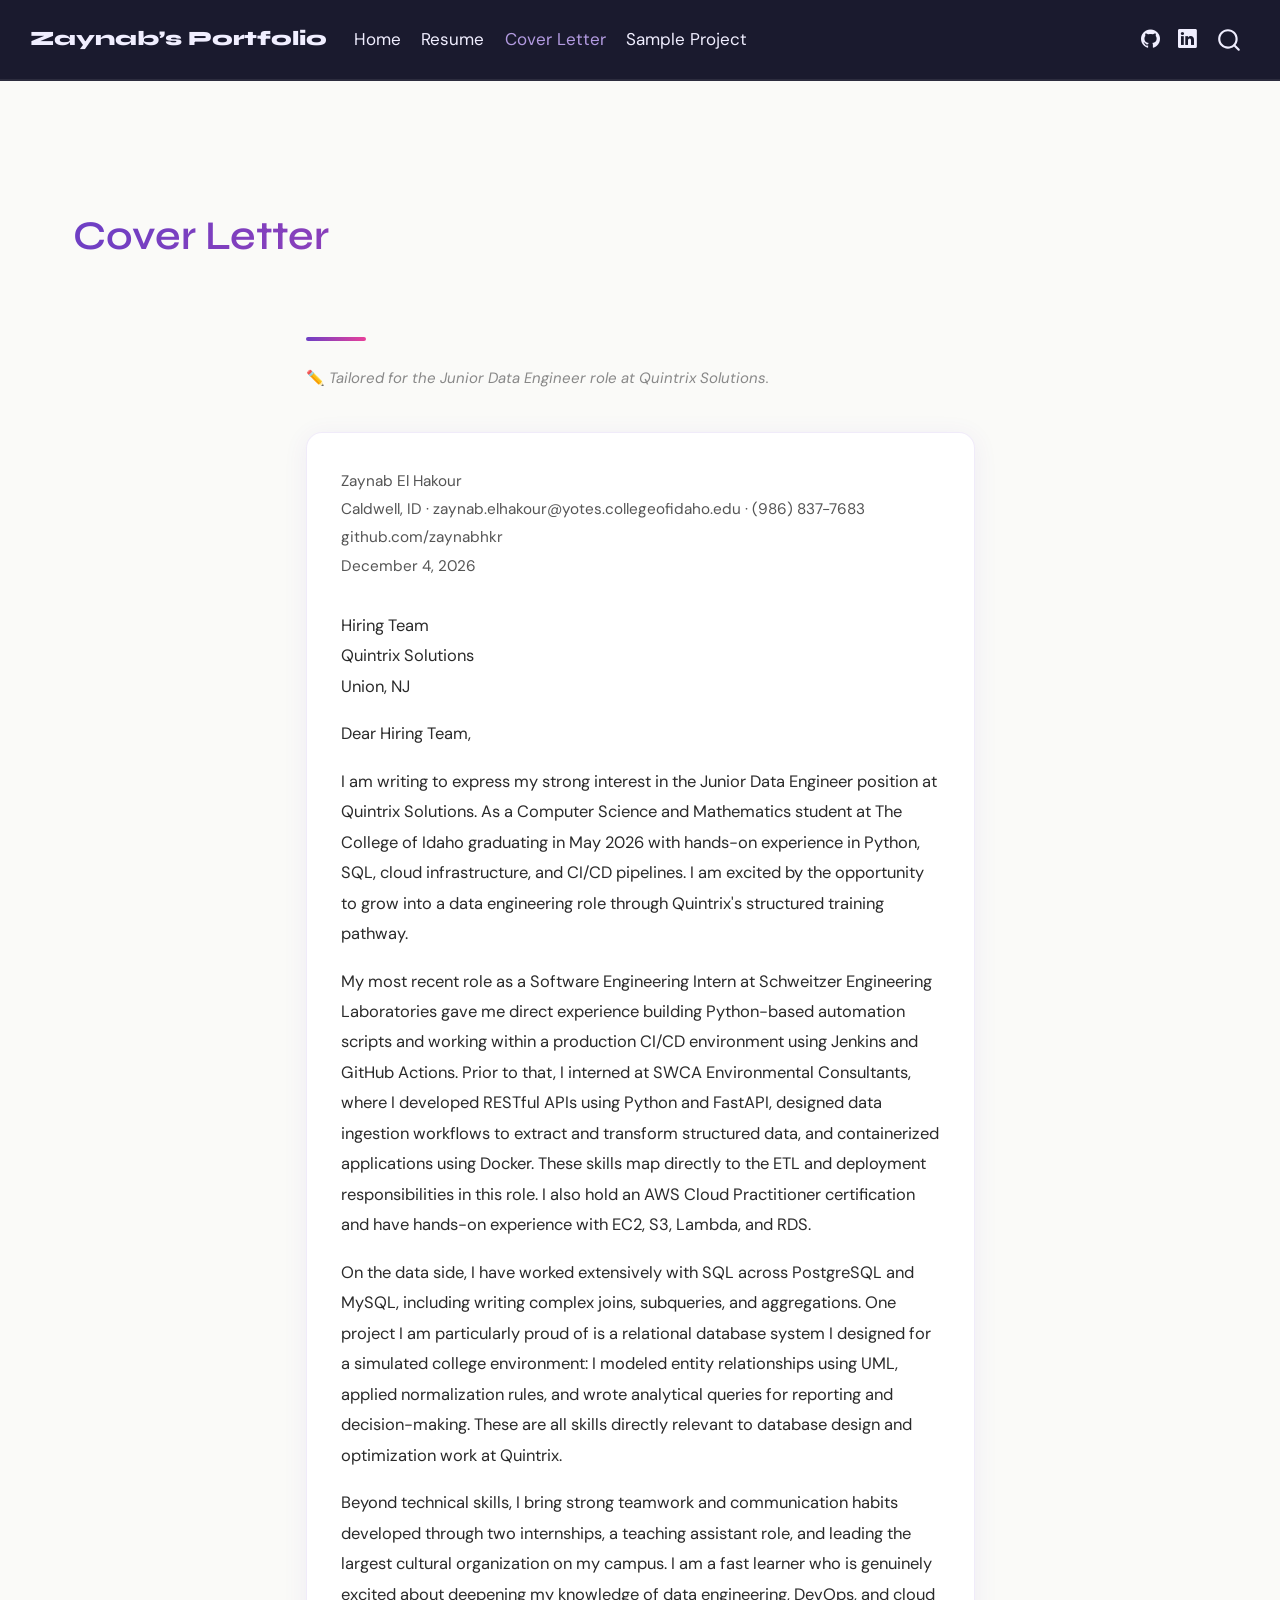
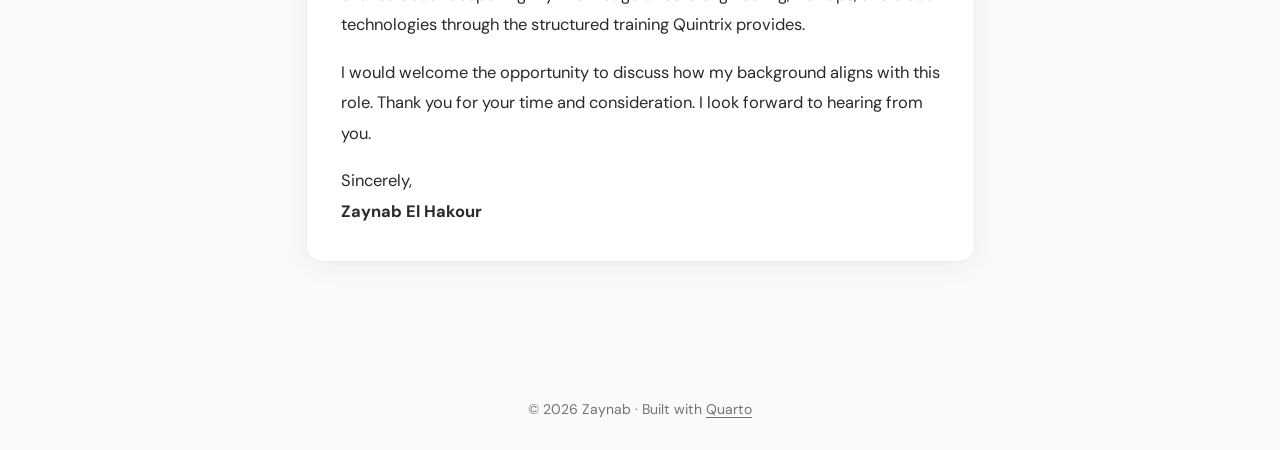
<file: docs/cover-letter.html>
<!DOCTYPE html>
<html xmlns="http://www.w3.org/1999/xhtml" lang="en" xml:lang="en"><head>

<meta charset="utf-8">
<meta name="generator" content="quarto-1.8.27">

<meta name="viewport" content="width=device-width, initial-scale=1.0, user-scalable=yes">


<title>cover-letter – Zaynab's Portfolio</title>
<style>
code{white-space: pre-wrap;}
span.smallcaps{font-variant: small-caps;}
div.columns{display: flex; gap: min(4vw, 1.5em);}
div.column{flex: auto; overflow-x: auto;}
div.hanging-indent{margin-left: 1.5em; text-indent: -1.5em;}
ul.task-list{list-style: none;}
ul.task-list li input[type="checkbox"] {
  width: 0.8em;
  margin: 0 0.8em 0.2em -1em; /* quarto-specific, see https://github.com/quarto-dev/quarto-cli/issues/4556 */ 
  vertical-align: middle;
}
</style>


<script src="site_libs/quarto-nav/quarto-nav.js"></script>
<script src="site_libs/quarto-nav/headroom.min.js"></script>
<script src="site_libs/clipboard/clipboard.min.js"></script>
<script src="site_libs/quarto-search/autocomplete.umd.js"></script>
<script src="site_libs/quarto-search/fuse.min.js"></script>
<script src="site_libs/quarto-search/quarto-search.js"></script>
<meta name="quarto:offset" content="./">
<script src="site_libs/quarto-html/quarto.js" type="module"></script>
<script src="site_libs/quarto-html/tabsets/tabsets.js" type="module"></script>
<script src="site_libs/quarto-html/axe/axe-check.js" type="module"></script>
<script src="site_libs/quarto-html/popper.min.js"></script>
<script src="site_libs/quarto-html/tippy.umd.min.js"></script>
<script src="site_libs/quarto-html/anchor.min.js"></script>
<link href="site_libs/quarto-html/tippy.css" rel="stylesheet">
<link href="site_libs/quarto-html/quarto-syntax-highlighting-ed96de9b727972fe78a7b5d16c58bf87.css" rel="stylesheet" id="quarto-text-highlighting-styles">
<script src="site_libs/bootstrap/bootstrap.min.js"></script>
<link href="site_libs/bootstrap/bootstrap-icons.css" rel="stylesheet">
<link href="site_libs/bootstrap/bootstrap-62efbedb9eee6db728028232ba6a3f4e.min.css" rel="stylesheet" append-hash="true" id="quarto-bootstrap" data-mode="light">
<script id="quarto-search-options" type="application/json">{
  "location": "navbar",
  "copy-button": false,
  "collapse-after": 3,
  "panel-placement": "end",
  "type": "overlay",
  "limit": 50,
  "keyboard-shortcut": [
    "f",
    "/",
    "s"
  ],
  "show-item-context": false,
  "language": {
    "search-no-results-text": "No results",
    "search-matching-documents-text": "matching documents",
    "search-copy-link-title": "Copy link to search",
    "search-hide-matches-text": "Hide additional matches",
    "search-more-match-text": "more match in this document",
    "search-more-matches-text": "more matches in this document",
    "search-clear-button-title": "Clear",
    "search-text-placeholder": "",
    "search-detached-cancel-button-title": "Cancel",
    "search-submit-button-title": "Submit",
    "search-label": "Search"
  }
}</script>


<link rel="stylesheet" href="styles.css">
</head>

<body class="nav-fixed quarto-light">

<div id="quarto-search-results"></div>
  <header id="quarto-header" class="headroom fixed-top">
    <nav class="navbar navbar-expand-lg " data-bs-theme="dark">
      <div class="navbar-container container-fluid">
      <div class="navbar-brand-container mx-auto">
    <a class="navbar-brand" href="./index.html">
    <span class="navbar-title">Zaynab’s Portfolio</span>
    </a>
  </div>
            <div id="quarto-search" class="" title="Search"></div>
          <button class="navbar-toggler" type="button" data-bs-toggle="collapse" data-bs-target="#navbarCollapse" aria-controls="navbarCollapse" role="menu" aria-expanded="false" aria-label="Toggle navigation" onclick="if (window.quartoToggleHeadroom) { window.quartoToggleHeadroom(); }">
  <span class="navbar-toggler-icon"></span>
</button>
          <div class="collapse navbar-collapse" id="navbarCollapse">
            <ul class="navbar-nav navbar-nav-scroll me-auto">
  <li class="nav-item">
    <a class="nav-link" href="./index.html"> 
<span class="menu-text">Home</span></a>
  </li>  
  <li class="nav-item">
    <a class="nav-link" href="./resume.html"> 
<span class="menu-text">Resume</span></a>
  </li>  
  <li class="nav-item">
    <a class="nav-link active" href="./cover-letter.html" aria-current="page"> 
<span class="menu-text">Cover Letter</span></a>
  </li>  
  <li class="nav-item">
    <a class="nav-link" href="./project.html"> 
<span class="menu-text">Sample Project</span></a>
  </li>  
</ul>
            <ul class="navbar-nav navbar-nav-scroll ms-auto">
  <li class="nav-item compact">
    <a class="nav-link" href="https://github.com/zaynabhkr"> <i class="bi bi-github" role="img">
</i> 
<span class="menu-text"></span></a>
  </li>  
  <li class="nav-item compact">
    <a class="nav-link" href="https://linkedin.com/in/zaynab-el-hakour"> <i class="bi bi-linkedin" role="img">
</i> 
<span class="menu-text"></span></a>
  </li>  
</ul>
          </div> <!-- /navcollapse -->
            <div class="quarto-navbar-tools">
</div>
      </div> <!-- /container-fluid -->
    </nav>
</header>
<!-- content -->
<div id="quarto-content" class="quarto-container page-columns page-rows-contents page-layout-full page-navbar">
<!-- sidebar -->
<!-- margin-sidebar -->
    
<!-- main -->
<main class="content column-page" id="quarto-document-content"><header id="title-block-header" class="quarto-title-block"><h1 class="grad-text cover-letter-heading title display-7">Cover Letter</h1></header>




<div class="content-block cover-letter-block">

  
  <div class="accent-line"></div>
  <p class="cover-letter-hint">
    ✏️ <em>Tailored for the Junior Data Engineer role at Quintrix Solutions.</em>
  </p>

  <div class="z-card letter-card">

    <div class="letter-sender">
      <p>Zaynab El Hakour<br>
      Caldwell, ID · zaynab.elhakour@yotes.collegeofidaho.edu · (986) 837-7683<br>
      github.com/zaynabhkr<br>
      <span id="letter-date"></span></p>
    </div>

    <p>
      Hiring Team<br>
      Quintrix Solutions<br>
      Union, NJ
    </p>

    <p>Dear Hiring Team,</p>

    <p>
      I am writing to express my strong interest in the Junior Data Engineer position at Quintrix Solutions.
      As a Computer Science and Mathematics student at The College of Idaho graduating in May 2026 with
      hands-on experience in Python, SQL, cloud infrastructure, and CI/CD pipelines. I am excited by the
      opportunity to grow into a data engineering role through Quintrix's structured training pathway.
    </p>

    <p>
      My most recent role as a Software Engineering Intern at Schweitzer Engineering Laboratories gave me
      direct experience building Python-based automation scripts and working within a production CI/CD
      environment using Jenkins and GitHub Actions. Prior to that, I interned at SWCA Environmental
      Consultants, where I developed RESTful APIs using Python and FastAPI, designed data ingestion
      workflows to extract and transform structured data, and containerized applications using Docker. These 
      skills map directly to the ETL and deployment responsibilities in this role. I also hold an
      AWS Cloud Practitioner certification and have hands-on experience with EC2, S3, Lambda, and RDS.
    </p>

    <p>
      On the data side, I have worked extensively with SQL across PostgreSQL and MySQL, including writing
      complex joins, subqueries, and aggregations. One project I am particularly proud of is a relational
      database system I designed for a simulated college environment: I modeled entity relationships
      using UML, applied normalization rules, and wrote analytical queries for reporting and
      decision-making. These are all skills directly relevant to database design and optimization work at Quintrix.
    </p>

    <p>
      Beyond technical skills, I bring strong teamwork and communication habits developed through two
      internships, a teaching assistant role, and leading the largest cultural organization on my campus.
      I am a fast learner who is genuinely excited about deepening my knowledge of data engineering,
      DevOps, and cloud technologies through the structured training Quintrix provides.
    </p>

    <p>
      I would welcome the opportunity to discuss how my background aligns with this role. Thank you for
      your time and consideration. I look forward to hearing from you.
    </p>

    <p class="letter-closing">
      Sincerely,<br>
      <strong>Zaynab El Hakour</strong>
    </p>

  </div>


</div>

<script>
  const d = new Date();
  document.getElementById('letter-date').textContent =
    d.toLocaleDateString('en-US', { year:'numeric', month:'long', day:'numeric' });
</script>



</main> <!-- /main -->
<script id="quarto-html-after-body" type="application/javascript">
  window.document.addEventListener("DOMContentLoaded", function (event) {
    const icon = "";
    const anchorJS = new window.AnchorJS();
    anchorJS.options = {
      placement: 'right',
      icon: icon
    };
    anchorJS.add('.anchored');
    const isCodeAnnotation = (el) => {
      for (const clz of el.classList) {
        if (clz.startsWith('code-annotation-')) {                     
          return true;
        }
      }
      return false;
    }
    const onCopySuccess = function(e) {
      // button target
      const button = e.trigger;
      // don't keep focus
      button.blur();
      // flash "checked"
      button.classList.add('code-copy-button-checked');
      var currentTitle = button.getAttribute("title");
      button.setAttribute("title", "Copied!");
      let tooltip;
      if (window.bootstrap) {
        button.setAttribute("data-bs-toggle", "tooltip");
        button.setAttribute("data-bs-placement", "left");
        button.setAttribute("data-bs-title", "Copied!");
        tooltip = new bootstrap.Tooltip(button, 
          { trigger: "manual", 
            customClass: "code-copy-button-tooltip",
            offset: [0, -8]});
        tooltip.show();    
      }
      setTimeout(function() {
        if (tooltip) {
          tooltip.hide();
          button.removeAttribute("data-bs-title");
          button.removeAttribute("data-bs-toggle");
          button.removeAttribute("data-bs-placement");
        }
        button.setAttribute("title", currentTitle);
        button.classList.remove('code-copy-button-checked');
      }, 1000);
      // clear code selection
      e.clearSelection();
    }
    const getTextToCopy = function(trigger) {
      const outerScaffold = trigger.parentElement.cloneNode(true);
      const codeEl = outerScaffold.querySelector('code');
      for (const childEl of codeEl.children) {
        if (isCodeAnnotation(childEl)) {
          childEl.remove();
        }
      }
      return codeEl.innerText;
    }
    const clipboard = new window.ClipboardJS('.code-copy-button:not([data-in-quarto-modal])', {
      text: getTextToCopy
    });
    clipboard.on('success', onCopySuccess);
    if (window.document.getElementById('quarto-embedded-source-code-modal')) {
      const clipboardModal = new window.ClipboardJS('.code-copy-button[data-in-quarto-modal]', {
        text: getTextToCopy,
        container: window.document.getElementById('quarto-embedded-source-code-modal')
      });
      clipboardModal.on('success', onCopySuccess);
    }
      var localhostRegex = new RegExp(/^(?:http|https):\/\/localhost\:?[0-9]*\//);
      var mailtoRegex = new RegExp(/^mailto:/);
        var filterRegex = new RegExp("https:\/\/zaynabhkr\.github\.io");
      var isInternal = (href) => {
          return filterRegex.test(href) || localhostRegex.test(href) || mailtoRegex.test(href);
      }
      // Inspect non-navigation links and adorn them if external
     var links = window.document.querySelectorAll('a[href]:not(.nav-link):not(.navbar-brand):not(.toc-action):not(.sidebar-link):not(.sidebar-item-toggle):not(.pagination-link):not(.no-external):not([aria-hidden]):not(.dropdown-item):not(.quarto-navigation-tool):not(.about-link)');
      for (var i=0; i<links.length; i++) {
        const link = links[i];
        if (!isInternal(link.href)) {
          // undo the damage that might have been done by quarto-nav.js in the case of
          // links that we want to consider external
          if (link.dataset.originalHref !== undefined) {
            link.href = link.dataset.originalHref;
          }
        }
      }
    function tippyHover(el, contentFn, onTriggerFn, onUntriggerFn) {
      const config = {
        allowHTML: true,
        maxWidth: 500,
        delay: 100,
        arrow: false,
        appendTo: function(el) {
            return el.parentElement;
        },
        interactive: true,
        interactiveBorder: 10,
        theme: 'quarto',
        placement: 'bottom-start',
      };
      if (contentFn) {
        config.content = contentFn;
      }
      if (onTriggerFn) {
        config.onTrigger = onTriggerFn;
      }
      if (onUntriggerFn) {
        config.onUntrigger = onUntriggerFn;
      }
      window.tippy(el, config); 
    }
    const noterefs = window.document.querySelectorAll('a[role="doc-noteref"]');
    for (var i=0; i<noterefs.length; i++) {
      const ref = noterefs[i];
      tippyHover(ref, function() {
        // use id or data attribute instead here
        let href = ref.getAttribute('data-footnote-href') || ref.getAttribute('href');
        try { href = new URL(href).hash; } catch {}
        const id = href.replace(/^#\/?/, "");
        const note = window.document.getElementById(id);
        if (note) {
          return note.innerHTML;
        } else {
          return "";
        }
      });
    }
    const xrefs = window.document.querySelectorAll('a.quarto-xref');
    const processXRef = (id, note) => {
      // Strip column container classes
      const stripColumnClz = (el) => {
        el.classList.remove("page-full", "page-columns");
        if (el.children) {
          for (const child of el.children) {
            stripColumnClz(child);
          }
        }
      }
      stripColumnClz(note)
      if (id === null || id.startsWith('sec-')) {
        // Special case sections, only their first couple elements
        const container = document.createElement("div");
        if (note.children && note.children.length > 2) {
          container.appendChild(note.children[0].cloneNode(true));
          for (let i = 1; i < note.children.length; i++) {
            const child = note.children[i];
            if (child.tagName === "P" && child.innerText === "") {
              continue;
            } else {
              container.appendChild(child.cloneNode(true));
              break;
            }
          }
          if (window.Quarto?.typesetMath) {
            window.Quarto.typesetMath(container);
          }
          return container.innerHTML
        } else {
          if (window.Quarto?.typesetMath) {
            window.Quarto.typesetMath(note);
          }
          return note.innerHTML;
        }
      } else {
        // Remove any anchor links if they are present
        const anchorLink = note.querySelector('a.anchorjs-link');
        if (anchorLink) {
          anchorLink.remove();
        }
        if (window.Quarto?.typesetMath) {
          window.Quarto.typesetMath(note);
        }
        if (note.classList.contains("callout")) {
          return note.outerHTML;
        } else {
          return note.innerHTML;
        }
      }
    }
    for (var i=0; i<xrefs.length; i++) {
      const xref = xrefs[i];
      tippyHover(xref, undefined, function(instance) {
        instance.disable();
        let url = xref.getAttribute('href');
        let hash = undefined; 
        if (url.startsWith('#')) {
          hash = url;
        } else {
          try { hash = new URL(url).hash; } catch {}
        }
        if (hash) {
          const id = hash.replace(/^#\/?/, "");
          const note = window.document.getElementById(id);
          if (note !== null) {
            try {
              const html = processXRef(id, note.cloneNode(true));
              instance.setContent(html);
            } finally {
              instance.enable();
              instance.show();
            }
          } else {
            // See if we can fetch this
            fetch(url.split('#')[0])
            .then(res => res.text())
            .then(html => {
              const parser = new DOMParser();
              const htmlDoc = parser.parseFromString(html, "text/html");
              const note = htmlDoc.getElementById(id);
              if (note !== null) {
                const html = processXRef(id, note);
                instance.setContent(html);
              } 
            }).finally(() => {
              instance.enable();
              instance.show();
            });
          }
        } else {
          // See if we can fetch a full url (with no hash to target)
          // This is a special case and we should probably do some content thinning / targeting
          fetch(url)
          .then(res => res.text())
          .then(html => {
            const parser = new DOMParser();
            const htmlDoc = parser.parseFromString(html, "text/html");
            const note = htmlDoc.querySelector('main.content');
            if (note !== null) {
              // This should only happen for chapter cross references
              // (since there is no id in the URL)
              // remove the first header
              if (note.children.length > 0 && note.children[0].tagName === "HEADER") {
                note.children[0].remove();
              }
              const html = processXRef(null, note);
              instance.setContent(html);
            } 
          }).finally(() => {
            instance.enable();
            instance.show();
          });
        }
      }, function(instance) {
      });
    }
        let selectedAnnoteEl;
        const selectorForAnnotation = ( cell, annotation) => {
          let cellAttr = 'data-code-cell="' + cell + '"';
          let lineAttr = 'data-code-annotation="' +  annotation + '"';
          const selector = 'span[' + cellAttr + '][' + lineAttr + ']';
          return selector;
        }
        const selectCodeLines = (annoteEl) => {
          const doc = window.document;
          const targetCell = annoteEl.getAttribute("data-target-cell");
          const targetAnnotation = annoteEl.getAttribute("data-target-annotation");
          const annoteSpan = window.document.querySelector(selectorForAnnotation(targetCell, targetAnnotation));
          const lines = annoteSpan.getAttribute("data-code-lines").split(",");
          const lineIds = lines.map((line) => {
            return targetCell + "-" + line;
          })
          let top = null;
          let height = null;
          let parent = null;
          if (lineIds.length > 0) {
              //compute the position of the single el (top and bottom and make a div)
              const el = window.document.getElementById(lineIds[0]);
              top = el.offsetTop;
              height = el.offsetHeight;
              parent = el.parentElement.parentElement;
            if (lineIds.length > 1) {
              const lastEl = window.document.getElementById(lineIds[lineIds.length - 1]);
              const bottom = lastEl.offsetTop + lastEl.offsetHeight;
              height = bottom - top;
            }
            if (top !== null && height !== null && parent !== null) {
              // cook up a div (if necessary) and position it 
              let div = window.document.getElementById("code-annotation-line-highlight");
              if (div === null) {
                div = window.document.createElement("div");
                div.setAttribute("id", "code-annotation-line-highlight");
                div.style.position = 'absolute';
                parent.appendChild(div);
              }
              div.style.top = top - 2 + "px";
              div.style.height = height + 4 + "px";
              div.style.left = 0;
              let gutterDiv = window.document.getElementById("code-annotation-line-highlight-gutter");
              if (gutterDiv === null) {
                gutterDiv = window.document.createElement("div");
                gutterDiv.setAttribute("id", "code-annotation-line-highlight-gutter");
                gutterDiv.style.position = 'absolute';
                const codeCell = window.document.getElementById(targetCell);
                const gutter = codeCell.querySelector('.code-annotation-gutter');
                gutter.appendChild(gutterDiv);
              }
              gutterDiv.style.top = top - 2 + "px";
              gutterDiv.style.height = height + 4 + "px";
            }
            selectedAnnoteEl = annoteEl;
          }
        };
        const unselectCodeLines = () => {
          const elementsIds = ["code-annotation-line-highlight", "code-annotation-line-highlight-gutter"];
          elementsIds.forEach((elId) => {
            const div = window.document.getElementById(elId);
            if (div) {
              div.remove();
            }
          });
          selectedAnnoteEl = undefined;
        };
          // Handle positioning of the toggle
      window.addEventListener(
        "resize",
        throttle(() => {
          elRect = undefined;
          if (selectedAnnoteEl) {
            selectCodeLines(selectedAnnoteEl);
          }
        }, 10)
      );
      function throttle(fn, ms) {
      let throttle = false;
      let timer;
        return (...args) => {
          if(!throttle) { // first call gets through
              fn.apply(this, args);
              throttle = true;
          } else { // all the others get throttled
              if(timer) clearTimeout(timer); // cancel #2
              timer = setTimeout(() => {
                fn.apply(this, args);
                timer = throttle = false;
              }, ms);
          }
        };
      }
        // Attach click handler to the DT
        const annoteDls = window.document.querySelectorAll('dt[data-target-cell]');
        for (const annoteDlNode of annoteDls) {
          annoteDlNode.addEventListener('click', (event) => {
            const clickedEl = event.target;
            if (clickedEl !== selectedAnnoteEl) {
              unselectCodeLines();
              const activeEl = window.document.querySelector('dt[data-target-cell].code-annotation-active');
              if (activeEl) {
                activeEl.classList.remove('code-annotation-active');
              }
              selectCodeLines(clickedEl);
              clickedEl.classList.add('code-annotation-active');
            } else {
              // Unselect the line
              unselectCodeLines();
              clickedEl.classList.remove('code-annotation-active');
            }
          });
        }
    const findCites = (el) => {
      const parentEl = el.parentElement;
      if (parentEl) {
        const cites = parentEl.dataset.cites;
        if (cites) {
          return {
            el,
            cites: cites.split(' ')
          };
        } else {
          return findCites(el.parentElement)
        }
      } else {
        return undefined;
      }
    };
    var bibliorefs = window.document.querySelectorAll('a[role="doc-biblioref"]');
    for (var i=0; i<bibliorefs.length; i++) {
      const ref = bibliorefs[i];
      const citeInfo = findCites(ref);
      if (citeInfo) {
        tippyHover(citeInfo.el, function() {
          var popup = window.document.createElement('div');
          citeInfo.cites.forEach(function(cite) {
            var citeDiv = window.document.createElement('div');
            citeDiv.classList.add('hanging-indent');
            citeDiv.classList.add('csl-entry');
            var biblioDiv = window.document.getElementById('ref-' + cite);
            if (biblioDiv) {
              citeDiv.innerHTML = biblioDiv.innerHTML;
            }
            popup.appendChild(citeDiv);
          });
          return popup.innerHTML;
        });
      }
    }
  });
  </script>
</div> <!-- /content -->
<footer class="footer">
  <div class="nav-footer">
    <div class="nav-footer-left">
      &nbsp;
    </div>   
    <div class="nav-footer-center">
<p>© 2026 Zaynab · Built with <a href="https://quarto.org">Quarto</a></p>
</div>
    <div class="nav-footer-right">
      &nbsp;
    </div>
  </div>
</footer>




</body></html>
</file>
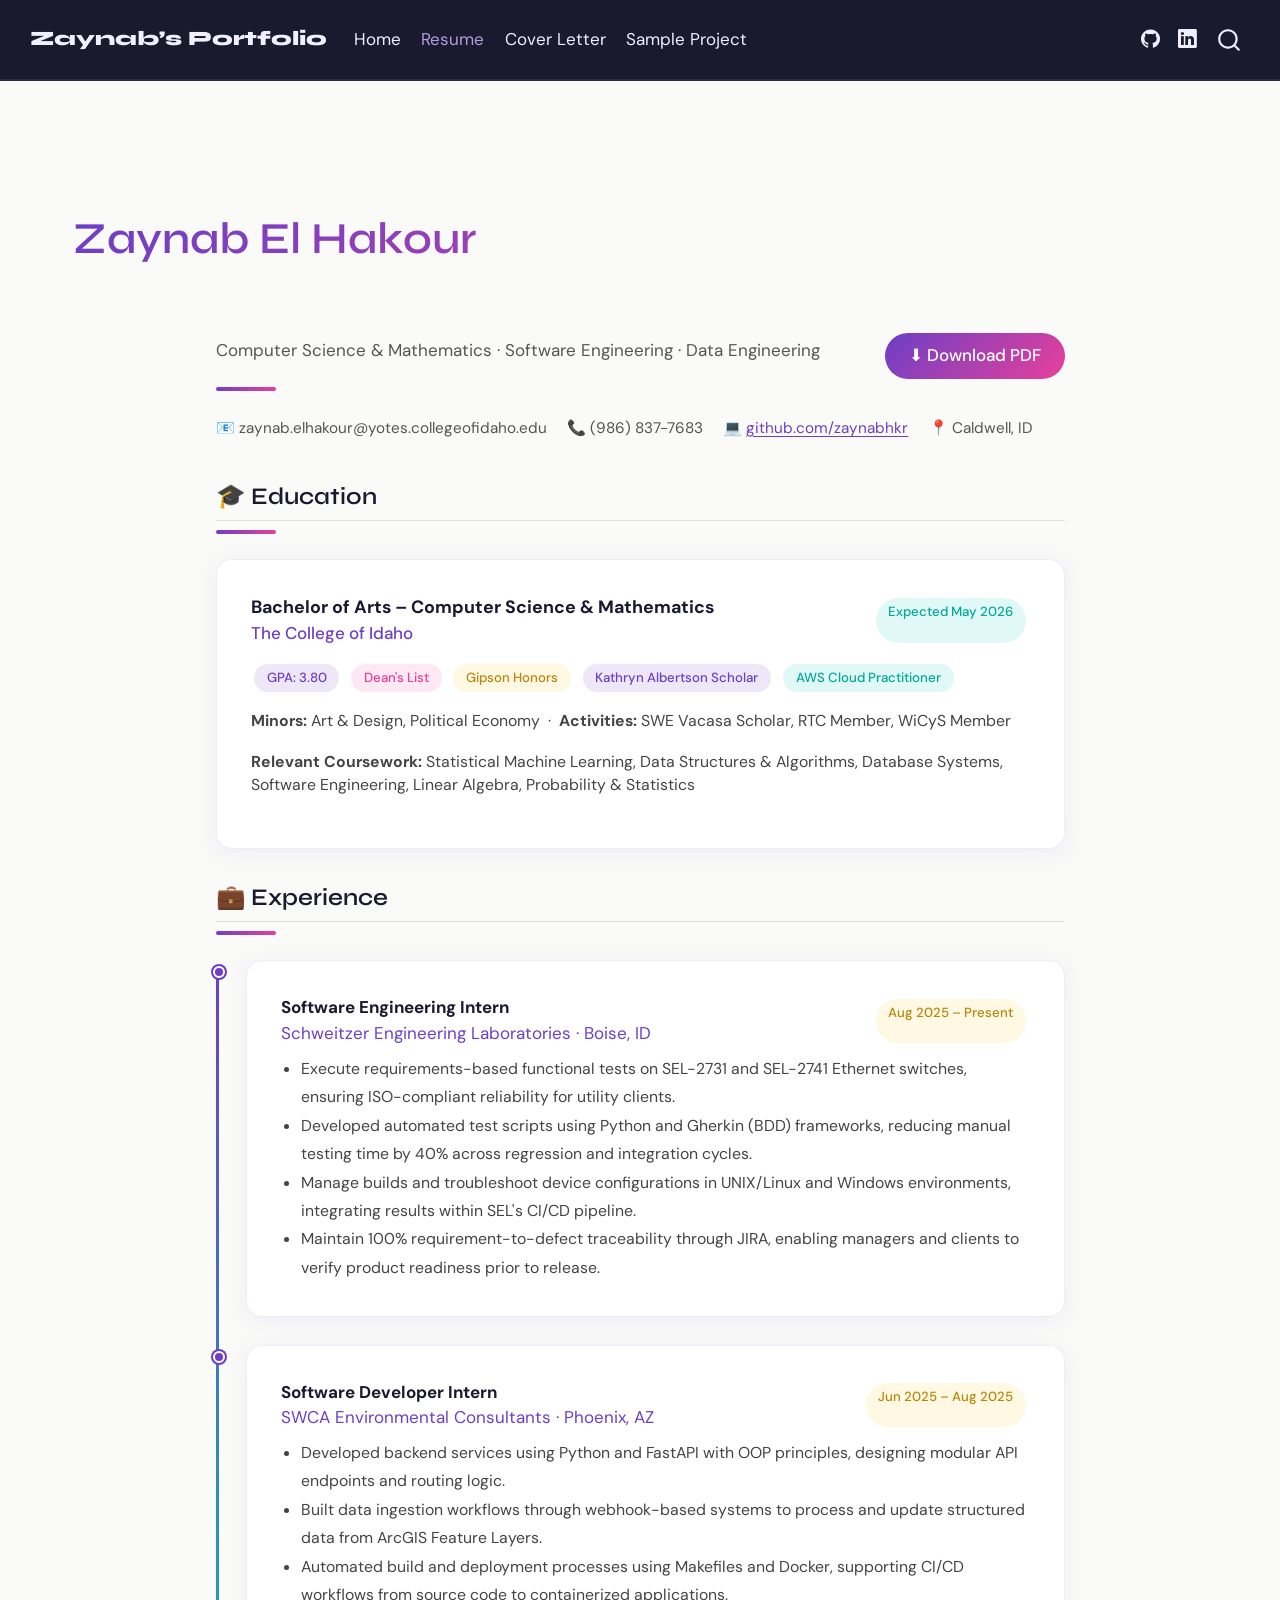
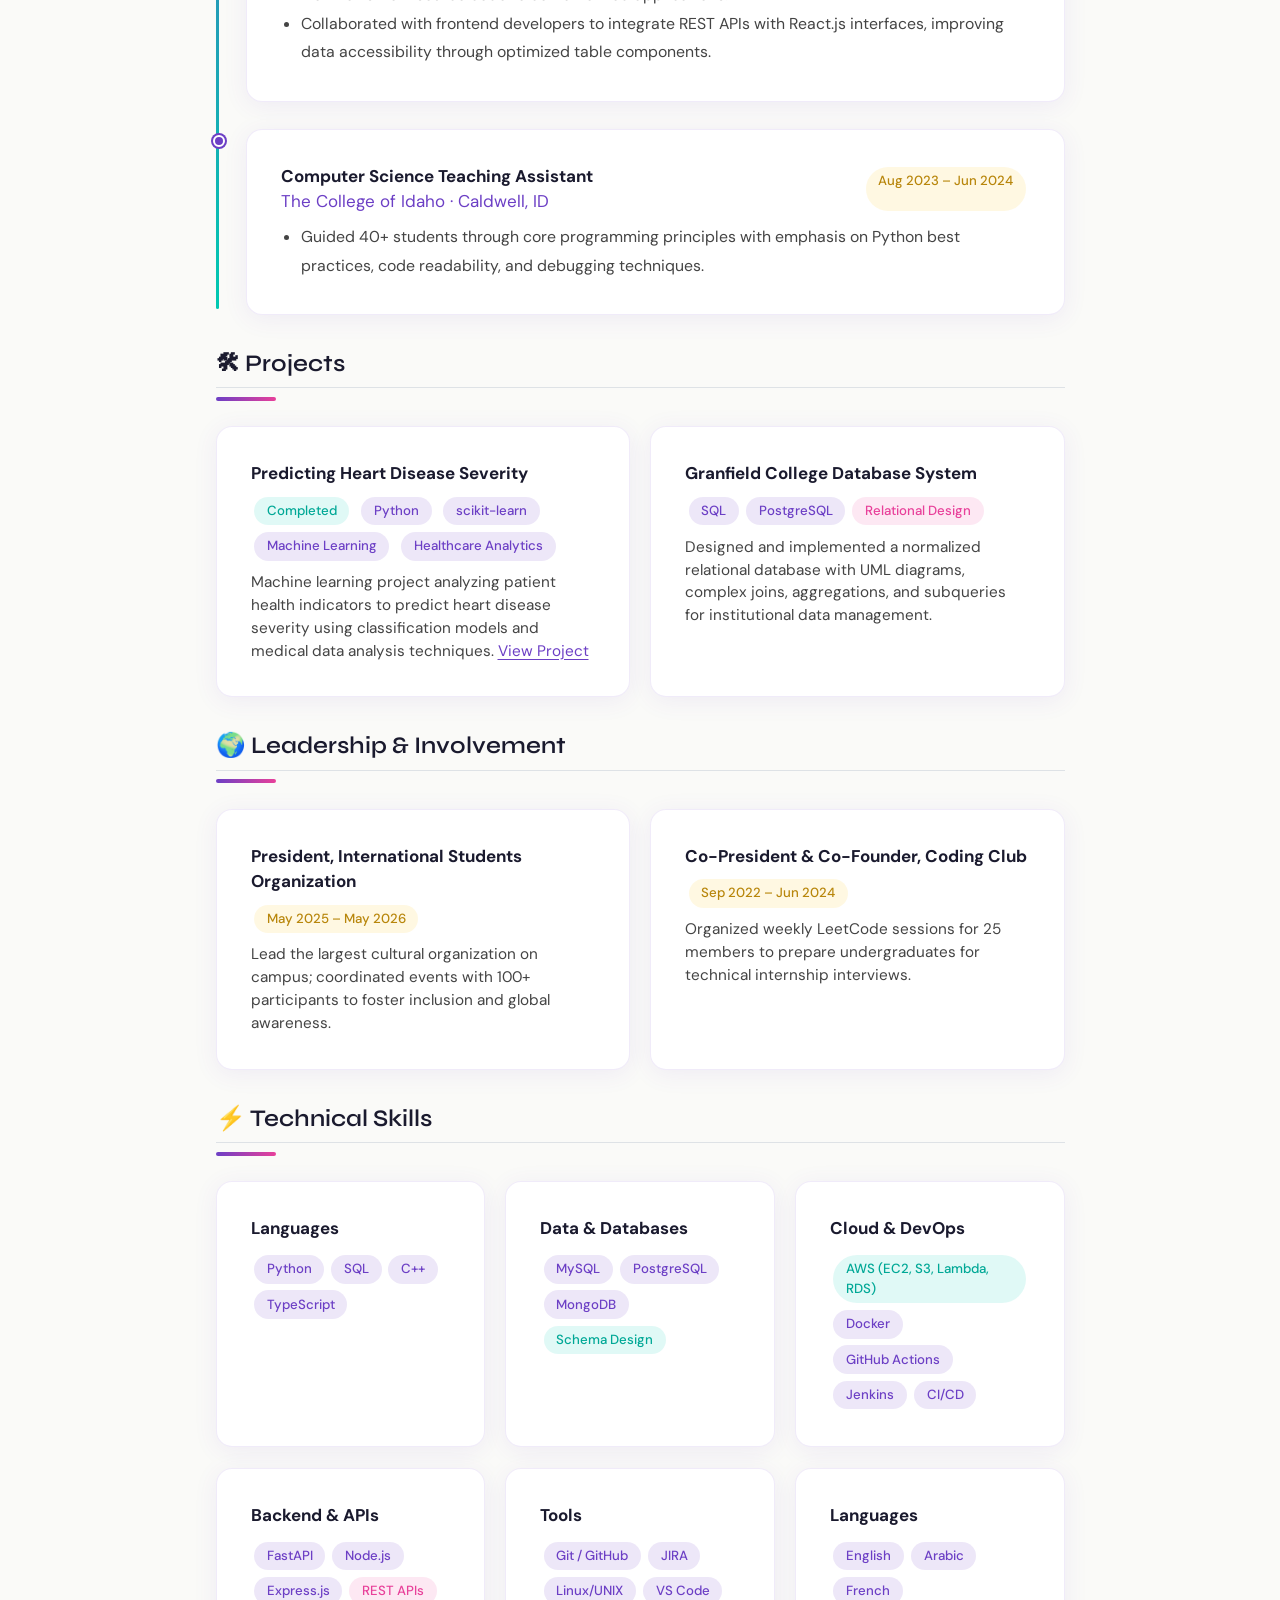
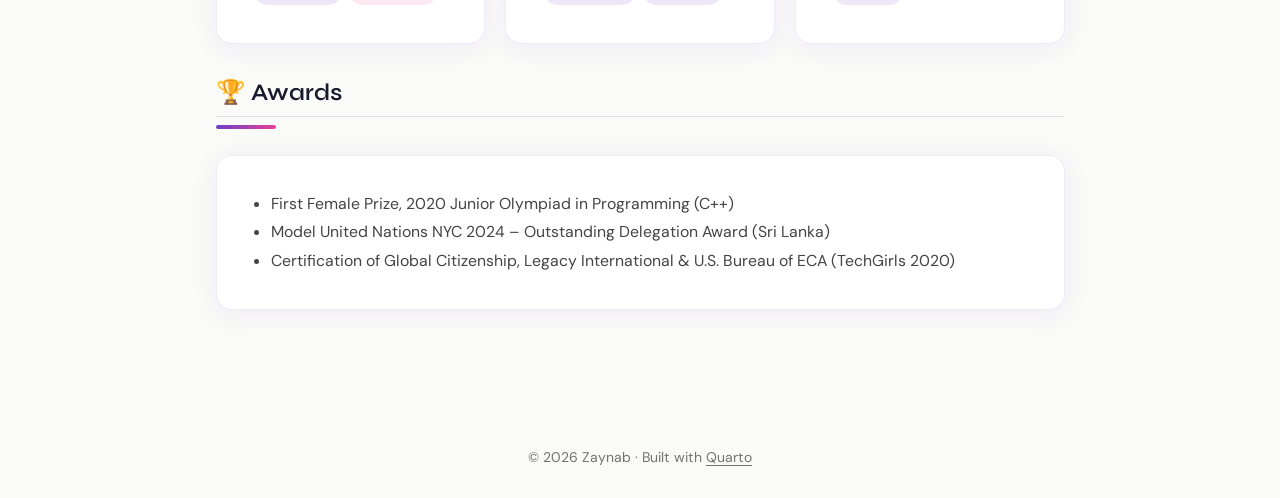
<file: docs/resume.html>
<!DOCTYPE html>
<html xmlns="http://www.w3.org/1999/xhtml" lang="en" xml:lang="en"><head>

<meta charset="utf-8">
<meta name="generator" content="quarto-1.8.27">

<meta name="viewport" content="width=device-width, initial-scale=1.0, user-scalable=yes">


<title>resume – Zaynab's Portfolio</title>
<style>
code{white-space: pre-wrap;}
span.smallcaps{font-variant: small-caps;}
div.columns{display: flex; gap: min(4vw, 1.5em);}
div.column{flex: auto; overflow-x: auto;}
div.hanging-indent{margin-left: 1.5em; text-indent: -1.5em;}
ul.task-list{list-style: none;}
ul.task-list li input[type="checkbox"] {
  width: 0.8em;
  margin: 0 0.8em 0.2em -1em; /* quarto-specific, see https://github.com/quarto-dev/quarto-cli/issues/4556 */ 
  vertical-align: middle;
}
</style>


<script src="site_libs/quarto-nav/quarto-nav.js"></script>
<script src="site_libs/quarto-nav/headroom.min.js"></script>
<script src="site_libs/clipboard/clipboard.min.js"></script>
<script src="site_libs/quarto-search/autocomplete.umd.js"></script>
<script src="site_libs/quarto-search/fuse.min.js"></script>
<script src="site_libs/quarto-search/quarto-search.js"></script>
<meta name="quarto:offset" content="./">
<script src="site_libs/quarto-html/quarto.js" type="module"></script>
<script src="site_libs/quarto-html/tabsets/tabsets.js" type="module"></script>
<script src="site_libs/quarto-html/axe/axe-check.js" type="module"></script>
<script src="site_libs/quarto-html/popper.min.js"></script>
<script src="site_libs/quarto-html/tippy.umd.min.js"></script>
<script src="site_libs/quarto-html/anchor.min.js"></script>
<link href="site_libs/quarto-html/tippy.css" rel="stylesheet">
<link href="site_libs/quarto-html/quarto-syntax-highlighting-ed96de9b727972fe78a7b5d16c58bf87.css" rel="stylesheet" id="quarto-text-highlighting-styles">
<script src="site_libs/bootstrap/bootstrap.min.js"></script>
<link href="site_libs/bootstrap/bootstrap-icons.css" rel="stylesheet">
<link href="site_libs/bootstrap/bootstrap-62efbedb9eee6db728028232ba6a3f4e.min.css" rel="stylesheet" append-hash="true" id="quarto-bootstrap" data-mode="light">
<script id="quarto-search-options" type="application/json">{
  "location": "navbar",
  "copy-button": false,
  "collapse-after": 3,
  "panel-placement": "end",
  "type": "overlay",
  "limit": 50,
  "keyboard-shortcut": [
    "f",
    "/",
    "s"
  ],
  "show-item-context": false,
  "language": {
    "search-no-results-text": "No results",
    "search-matching-documents-text": "matching documents",
    "search-copy-link-title": "Copy link to search",
    "search-hide-matches-text": "Hide additional matches",
    "search-more-match-text": "more match in this document",
    "search-more-matches-text": "more matches in this document",
    "search-clear-button-title": "Clear",
    "search-text-placeholder": "",
    "search-detached-cancel-button-title": "Cancel",
    "search-submit-button-title": "Submit",
    "search-label": "Search"
  }
}</script>


<link rel="stylesheet" href="styles.css">
</head>

<body class="nav-fixed quarto-light">

<div id="quarto-search-results"></div>
  <header id="quarto-header" class="headroom fixed-top">
    <nav class="navbar navbar-expand-lg " data-bs-theme="dark">
      <div class="navbar-container container-fluid">
      <div class="navbar-brand-container mx-auto">
    <a class="navbar-brand" href="./index.html">
    <span class="navbar-title">Zaynab’s Portfolio</span>
    </a>
  </div>
            <div id="quarto-search" class="" title="Search"></div>
          <button class="navbar-toggler" type="button" data-bs-toggle="collapse" data-bs-target="#navbarCollapse" aria-controls="navbarCollapse" role="menu" aria-expanded="false" aria-label="Toggle navigation" onclick="if (window.quartoToggleHeadroom) { window.quartoToggleHeadroom(); }">
  <span class="navbar-toggler-icon"></span>
</button>
          <div class="collapse navbar-collapse" id="navbarCollapse">
            <ul class="navbar-nav navbar-nav-scroll me-auto">
  <li class="nav-item">
    <a class="nav-link" href="./index.html"> 
<span class="menu-text">Home</span></a>
  </li>  
  <li class="nav-item">
    <a class="nav-link active" href="./resume.html" aria-current="page"> 
<span class="menu-text">Resume</span></a>
  </li>  
  <li class="nav-item">
    <a class="nav-link" href="./cover-letter.html"> 
<span class="menu-text">Cover Letter</span></a>
  </li>  
  <li class="nav-item">
    <a class="nav-link" href="./project.html"> 
<span class="menu-text">Sample Project</span></a>
  </li>  
</ul>
            <ul class="navbar-nav navbar-nav-scroll ms-auto">
  <li class="nav-item compact">
    <a class="nav-link" href="https://github.com/zaynabhkr"> <i class="bi bi-github" role="img">
</i> 
<span class="menu-text"></span></a>
  </li>  
  <li class="nav-item compact">
    <a class="nav-link" href="https://linkedin.com/in/zaynab-el-hakour"> <i class="bi bi-linkedin" role="img">
</i> 
<span class="menu-text"></span></a>
  </li>  
</ul>
          </div> <!-- /navcollapse -->
            <div class="quarto-navbar-tools">
</div>
      </div> <!-- /container-fluid -->
    </nav>
</header>
<!-- content -->
<div id="quarto-content" class="quarto-container page-columns page-rows-contents page-layout-full page-navbar">
<!-- sidebar -->
<!-- margin-sidebar -->
    
<!-- main -->
<main class="content column-page" id="quarto-document-content"><header id="title-block-header" class="quarto-title-block"><h1 class="grad-text resume-name title display-7">Zaynab El Hakour</h1></header>




<div class="content-block">

  <!-- Header -->
  <div class="resume-header">
    <div>
      
      <p class="resume-tagline">Computer Science &amp; Mathematics · Software Engineering · Data Engineering</p>
    </div>
    <a href="Resume.pdf" class="btn-z" download="Zaynab_ElHakour_Resume.pdf">⬇ Download PDF</a>
  </div>
  <div class="accent-line"></div>

  <!-- Contact row -->
  <div class="contact-row">
    <span>📧 zaynab.elhakour@yotes.collegeofidaho.edu</span>
    <span>📞 (986) 837-7683</span>
    <span>💻 <a href="https://github.com/zaynabhkr">github.com/zaynabhkr</a></span>
    <span>📍 Caldwell, ID</span>
  </div>

  <!-- Education -->
  <h2 class="section-heading anchored">🎓 Education</h2>
  <div class="accent-line"></div>
  <div class="z-card card-mb">
    <div class="edu-row">
      <div>
        <strong class="edu-degree">Bachelor of Arts – Computer Science &amp; Mathematics</strong><br>
        <span class="edu-university">The College of Idaho</span>
      </div>
      <span class="pill pill-teal">Expected May 2026</span>
    </div>
    <div class="edu-pills">
      <span class="pill">GPA: 3.80</span>
      <span class="pill pill-pink">Dean's List</span>
      <span class="pill pill-gold">Gipson Honors</span>
      <span class="pill">Kathryn Albertson Scholar</span>
      <span class="pill pill-teal">AWS Cloud Practitioner</span>
    </div>
    <p class="edu-coursework"><strong>Minors:</strong> Art &amp; Design, Political Economy &nbsp;·&nbsp; <strong>Activities:</strong> SWE Vacasa Scholar, RTC Member, WiCyS Member</p>
    <p class="edu-coursework"><strong>Relevant Coursework:</strong> Statistical Machine Learning, Data Structures &amp; Algorithms, Database Systems, Software Engineering, Linear Algebra, Probability &amp; Statistics</p>
  </div>

  <!-- Experience -->
  <h2 class="section-heading anchored">💼 Experience</h2>
  <div class="accent-line"></div>
  <div class="timeline timeline-mb">

    <div class="timeline-item">
      <div class="z-card">
        <div class="exp-header">
          <div><strong>Software Engineering Intern</strong><br><span class="exp-org">Schweitzer Engineering Laboratories · Boise, ID</span></div>
          <span class="pill pill-gold">Aug 2025 – Present</span>
        </div>
        <ul class="exp-list">
          <li>Execute requirements-based functional tests on SEL-2731 and SEL-2741 Ethernet switches, ensuring ISO-compliant reliability for utility clients.</li>
          <li>Developed automated test scripts using Python and Gherkin (BDD) frameworks, reducing manual testing time by 40% across regression and integration cycles.</li>
          <li>Manage builds and troubleshoot device configurations in UNIX/Linux and Windows environments, integrating results within SEL's CI/CD pipeline.</li>
          <li>Maintain 100% requirement-to-defect traceability through JIRA, enabling managers and clients to verify product readiness prior to release.</li>
        </ul>
      </div>
    </div>

    <div class="timeline-item">
      <div class="z-card">
        <div class="exp-header">
          <div><strong>Software Developer Intern</strong><br><span class="exp-org">SWCA Environmental Consultants · Phoenix, AZ</span></div>
          <span class="pill pill-gold">Jun 2025 – Aug 2025</span>
        </div>
        <ul class="exp-list">
          <li>Developed backend services using Python and FastAPI with OOP principles, designing modular API endpoints and routing logic.</li>
          <li>Built data ingestion workflows through webhook-based systems to process and update structured data from ArcGIS Feature Layers.</li>
          <li>Automated build and deployment processes using Makefiles and Docker, supporting CI/CD workflows from source code to containerized applications.</li>
          <li>Collaborated with frontend developers to integrate REST APIs with React.js interfaces, improving data accessibility through optimized table components.</li>
        </ul>
      </div>
    </div>

    <div class="timeline-item">
      <div class="z-card">
        <div class="exp-header">
          <div><strong>Computer Science Teaching Assistant</strong><br><span class="exp-org">The College of Idaho · Caldwell, ID</span></div>
          <span class="pill pill-gold">Aug 2023 – Jun 2024</span>
        </div>
        <ul class="exp-list">
          <li>Guided 40+ students through core programming principles with emphasis on Python best practices, code readability, and debugging techniques.</li>
        </ul>
      </div>
    </div>

  </div>

  <!-- Projects -->
  <h2 class="section-heading anchored">🛠 Projects</h2>
  <div class="accent-line"></div>
  <div class="project-grid">

      <div class="z-card">
    <strong>Predicting Heart Disease Severity</strong>

    <div class="project-pills">
      <span class="pill pill-teal">Completed</span>
      <span class="pill">Python</span>
      <span class="pill">scikit-learn</span>
      <span class="pill">Machine Learning</span>
      <span class="pill">Healthcare Analytics</span>
    </div>

    <p class="project-desc">
      Machine learning project analyzing patient health indicators to predict heart disease severity using classification models and medical data analysis techniques.
      <a href="project.html">View Project</a>
    </p>
  </div>

    <div class="z-card">
      <strong>Granfield College Database System</strong>
      <div class="project-pills"><span class="pill">SQL</span><span class="pill">PostgreSQL</span><span class="pill pill-pink">Relational Design</span></div>
      <p class="project-desc">Designed and implemented a normalized relational database with UML diagrams, complex joins, aggregations, and subqueries for institutional data management.</p>
    </div>

  </div>

  <!-- Leadership -->
  <h2 class="section-heading anchored">🌍 Leadership &amp; Involvement</h2>
  <div class="accent-line"></div>
  <div class="project-grid leadership-grid">
    <div class="z-card">
      <strong>President, International Students Organization</strong>
      <div class="project-pills"><span class="pill pill-gold">May 2025 – May 2026</span></div>
      <p class="project-desc">Lead the largest cultural organization on campus; coordinated events with 100+ participants to foster inclusion and global awareness.</p>
    </div>
    <div class="z-card">
      <strong>Co-President &amp; Co-Founder, Coding Club</strong>
      <div class="project-pills"><span class="pill pill-gold">Sep 2022 – Jun 2024</span></div>
      <p class="project-desc">Organized weekly LeetCode sessions for 25 members to prepare undergraduates for technical internship interviews.</p>
    </div>
  </div>

  <!-- Skills -->
  <h2 class="section-heading anchored">⚡ Technical Skills</h2>
  <div class="accent-line"></div>
  <div class="skills-grid">
    <div class="z-card">
      <strong>Languages</strong>
      <div class="skills-pills"><span class="pill">Python</span><span class="pill">SQL</span><span class="pill">C++</span><span class="pill">TypeScript</span></div>
    </div>
    <div class="z-card">
      <strong>Data &amp; Databases</strong>
      <div class="skills-pills"><span class="pill">MySQL</span><span class="pill">PostgreSQL</span><span class="pill">MongoDB</span><span class="pill pill-teal">Schema Design</span></div>
    </div>
    <div class="z-card">
      <strong>Cloud &amp; DevOps</strong>
      <div class="skills-pills"><span class="pill pill-teal">AWS (EC2, S3, Lambda, RDS)</span><span class="pill">Docker</span><span class="pill">GitHub Actions</span><span class="pill">Jenkins</span><span class="pill">CI/CD</span></div>
    </div>
    <div class="z-card">
      <strong>Backend &amp; APIs</strong>
      <div class="skills-pills"><span class="pill">FastAPI</span><span class="pill">Node.js</span><span class="pill">Express.js</span><span class="pill pill-pink">REST APIs</span></div>
    </div>
    <div class="z-card">
      <strong>Tools</strong>
      <div class="skills-pills"><span class="pill">Git / GitHub</span><span class="pill">JIRA</span><span class="pill">Linux/UNIX</span><span class="pill">VS Code</span></div>
    </div>
    <div class="z-card">
      <strong>Languages</strong>
      <div class="skills-pills"><span class="pill">English</span><span class="pill">Arabic</span><span class="pill">French</span></div>
    </div>
  </div>

  <!-- Awards -->
  <h2 class="section-heading awards-heading anchored">🏆 Awards</h2>
  <div class="accent-line"></div>
  <div class="z-card">
    <ul class="exp-list">
      <li>First Female Prize, 2020 Junior Olympiad in Programming (C++)</li>
      <li>Model United Nations NYC 2024 – Outstanding Delegation Award (Sri Lanka)</li>
      <li>Certification of Global Citizenship, Legacy International &amp; U.S. Bureau of ECA (TechGirls 2020)</li>
    </ul>
  </div>

</div>



</main> <!-- /main -->
<script id="quarto-html-after-body" type="application/javascript">
  window.document.addEventListener("DOMContentLoaded", function (event) {
    const icon = "";
    const anchorJS = new window.AnchorJS();
    anchorJS.options = {
      placement: 'right',
      icon: icon
    };
    anchorJS.add('.anchored');
    const isCodeAnnotation = (el) => {
      for (const clz of el.classList) {
        if (clz.startsWith('code-annotation-')) {                     
          return true;
        }
      }
      return false;
    }
    const onCopySuccess = function(e) {
      // button target
      const button = e.trigger;
      // don't keep focus
      button.blur();
      // flash "checked"
      button.classList.add('code-copy-button-checked');
      var currentTitle = button.getAttribute("title");
      button.setAttribute("title", "Copied!");
      let tooltip;
      if (window.bootstrap) {
        button.setAttribute("data-bs-toggle", "tooltip");
        button.setAttribute("data-bs-placement", "left");
        button.setAttribute("data-bs-title", "Copied!");
        tooltip = new bootstrap.Tooltip(button, 
          { trigger: "manual", 
            customClass: "code-copy-button-tooltip",
            offset: [0, -8]});
        tooltip.show();    
      }
      setTimeout(function() {
        if (tooltip) {
          tooltip.hide();
          button.removeAttribute("data-bs-title");
          button.removeAttribute("data-bs-toggle");
          button.removeAttribute("data-bs-placement");
        }
        button.setAttribute("title", currentTitle);
        button.classList.remove('code-copy-button-checked');
      }, 1000);
      // clear code selection
      e.clearSelection();
    }
    const getTextToCopy = function(trigger) {
      const outerScaffold = trigger.parentElement.cloneNode(true);
      const codeEl = outerScaffold.querySelector('code');
      for (const childEl of codeEl.children) {
        if (isCodeAnnotation(childEl)) {
          childEl.remove();
        }
      }
      return codeEl.innerText;
    }
    const clipboard = new window.ClipboardJS('.code-copy-button:not([data-in-quarto-modal])', {
      text: getTextToCopy
    });
    clipboard.on('success', onCopySuccess);
    if (window.document.getElementById('quarto-embedded-source-code-modal')) {
      const clipboardModal = new window.ClipboardJS('.code-copy-button[data-in-quarto-modal]', {
        text: getTextToCopy,
        container: window.document.getElementById('quarto-embedded-source-code-modal')
      });
      clipboardModal.on('success', onCopySuccess);
    }
      var localhostRegex = new RegExp(/^(?:http|https):\/\/localhost\:?[0-9]*\//);
      var mailtoRegex = new RegExp(/^mailto:/);
        var filterRegex = new RegExp("https:\/\/zaynabhkr\.github\.io");
      var isInternal = (href) => {
          return filterRegex.test(href) || localhostRegex.test(href) || mailtoRegex.test(href);
      }
      // Inspect non-navigation links and adorn them if external
     var links = window.document.querySelectorAll('a[href]:not(.nav-link):not(.navbar-brand):not(.toc-action):not(.sidebar-link):not(.sidebar-item-toggle):not(.pagination-link):not(.no-external):not([aria-hidden]):not(.dropdown-item):not(.quarto-navigation-tool):not(.about-link)');
      for (var i=0; i<links.length; i++) {
        const link = links[i];
        if (!isInternal(link.href)) {
          // undo the damage that might have been done by quarto-nav.js in the case of
          // links that we want to consider external
          if (link.dataset.originalHref !== undefined) {
            link.href = link.dataset.originalHref;
          }
        }
      }
    function tippyHover(el, contentFn, onTriggerFn, onUntriggerFn) {
      const config = {
        allowHTML: true,
        maxWidth: 500,
        delay: 100,
        arrow: false,
        appendTo: function(el) {
            return el.parentElement;
        },
        interactive: true,
        interactiveBorder: 10,
        theme: 'quarto',
        placement: 'bottom-start',
      };
      if (contentFn) {
        config.content = contentFn;
      }
      if (onTriggerFn) {
        config.onTrigger = onTriggerFn;
      }
      if (onUntriggerFn) {
        config.onUntrigger = onUntriggerFn;
      }
      window.tippy(el, config); 
    }
    const noterefs = window.document.querySelectorAll('a[role="doc-noteref"]');
    for (var i=0; i<noterefs.length; i++) {
      const ref = noterefs[i];
      tippyHover(ref, function() {
        // use id or data attribute instead here
        let href = ref.getAttribute('data-footnote-href') || ref.getAttribute('href');
        try { href = new URL(href).hash; } catch {}
        const id = href.replace(/^#\/?/, "");
        const note = window.document.getElementById(id);
        if (note) {
          return note.innerHTML;
        } else {
          return "";
        }
      });
    }
    const xrefs = window.document.querySelectorAll('a.quarto-xref');
    const processXRef = (id, note) => {
      // Strip column container classes
      const stripColumnClz = (el) => {
        el.classList.remove("page-full", "page-columns");
        if (el.children) {
          for (const child of el.children) {
            stripColumnClz(child);
          }
        }
      }
      stripColumnClz(note)
      if (id === null || id.startsWith('sec-')) {
        // Special case sections, only their first couple elements
        const container = document.createElement("div");
        if (note.children && note.children.length > 2) {
          container.appendChild(note.children[0].cloneNode(true));
          for (let i = 1; i < note.children.length; i++) {
            const child = note.children[i];
            if (child.tagName === "P" && child.innerText === "") {
              continue;
            } else {
              container.appendChild(child.cloneNode(true));
              break;
            }
          }
          if (window.Quarto?.typesetMath) {
            window.Quarto.typesetMath(container);
          }
          return container.innerHTML
        } else {
          if (window.Quarto?.typesetMath) {
            window.Quarto.typesetMath(note);
          }
          return note.innerHTML;
        }
      } else {
        // Remove any anchor links if they are present
        const anchorLink = note.querySelector('a.anchorjs-link');
        if (anchorLink) {
          anchorLink.remove();
        }
        if (window.Quarto?.typesetMath) {
          window.Quarto.typesetMath(note);
        }
        if (note.classList.contains("callout")) {
          return note.outerHTML;
        } else {
          return note.innerHTML;
        }
      }
    }
    for (var i=0; i<xrefs.length; i++) {
      const xref = xrefs[i];
      tippyHover(xref, undefined, function(instance) {
        instance.disable();
        let url = xref.getAttribute('href');
        let hash = undefined; 
        if (url.startsWith('#')) {
          hash = url;
        } else {
          try { hash = new URL(url).hash; } catch {}
        }
        if (hash) {
          const id = hash.replace(/^#\/?/, "");
          const note = window.document.getElementById(id);
          if (note !== null) {
            try {
              const html = processXRef(id, note.cloneNode(true));
              instance.setContent(html);
            } finally {
              instance.enable();
              instance.show();
            }
          } else {
            // See if we can fetch this
            fetch(url.split('#')[0])
            .then(res => res.text())
            .then(html => {
              const parser = new DOMParser();
              const htmlDoc = parser.parseFromString(html, "text/html");
              const note = htmlDoc.getElementById(id);
              if (note !== null) {
                const html = processXRef(id, note);
                instance.setContent(html);
              } 
            }).finally(() => {
              instance.enable();
              instance.show();
            });
          }
        } else {
          // See if we can fetch a full url (with no hash to target)
          // This is a special case and we should probably do some content thinning / targeting
          fetch(url)
          .then(res => res.text())
          .then(html => {
            const parser = new DOMParser();
            const htmlDoc = parser.parseFromString(html, "text/html");
            const note = htmlDoc.querySelector('main.content');
            if (note !== null) {
              // This should only happen for chapter cross references
              // (since there is no id in the URL)
              // remove the first header
              if (note.children.length > 0 && note.children[0].tagName === "HEADER") {
                note.children[0].remove();
              }
              const html = processXRef(null, note);
              instance.setContent(html);
            } 
          }).finally(() => {
            instance.enable();
            instance.show();
          });
        }
      }, function(instance) {
      });
    }
        let selectedAnnoteEl;
        const selectorForAnnotation = ( cell, annotation) => {
          let cellAttr = 'data-code-cell="' + cell + '"';
          let lineAttr = 'data-code-annotation="' +  annotation + '"';
          const selector = 'span[' + cellAttr + '][' + lineAttr + ']';
          return selector;
        }
        const selectCodeLines = (annoteEl) => {
          const doc = window.document;
          const targetCell = annoteEl.getAttribute("data-target-cell");
          const targetAnnotation = annoteEl.getAttribute("data-target-annotation");
          const annoteSpan = window.document.querySelector(selectorForAnnotation(targetCell, targetAnnotation));
          const lines = annoteSpan.getAttribute("data-code-lines").split(",");
          const lineIds = lines.map((line) => {
            return targetCell + "-" + line;
          })
          let top = null;
          let height = null;
          let parent = null;
          if (lineIds.length > 0) {
              //compute the position of the single el (top and bottom and make a div)
              const el = window.document.getElementById(lineIds[0]);
              top = el.offsetTop;
              height = el.offsetHeight;
              parent = el.parentElement.parentElement;
            if (lineIds.length > 1) {
              const lastEl = window.document.getElementById(lineIds[lineIds.length - 1]);
              const bottom = lastEl.offsetTop + lastEl.offsetHeight;
              height = bottom - top;
            }
            if (top !== null && height !== null && parent !== null) {
              // cook up a div (if necessary) and position it 
              let div = window.document.getElementById("code-annotation-line-highlight");
              if (div === null) {
                div = window.document.createElement("div");
                div.setAttribute("id", "code-annotation-line-highlight");
                div.style.position = 'absolute';
                parent.appendChild(div);
              }
              div.style.top = top - 2 + "px";
              div.style.height = height + 4 + "px";
              div.style.left = 0;
              let gutterDiv = window.document.getElementById("code-annotation-line-highlight-gutter");
              if (gutterDiv === null) {
                gutterDiv = window.document.createElement("div");
                gutterDiv.setAttribute("id", "code-annotation-line-highlight-gutter");
                gutterDiv.style.position = 'absolute';
                const codeCell = window.document.getElementById(targetCell);
                const gutter = codeCell.querySelector('.code-annotation-gutter');
                gutter.appendChild(gutterDiv);
              }
              gutterDiv.style.top = top - 2 + "px";
              gutterDiv.style.height = height + 4 + "px";
            }
            selectedAnnoteEl = annoteEl;
          }
        };
        const unselectCodeLines = () => {
          const elementsIds = ["code-annotation-line-highlight", "code-annotation-line-highlight-gutter"];
          elementsIds.forEach((elId) => {
            const div = window.document.getElementById(elId);
            if (div) {
              div.remove();
            }
          });
          selectedAnnoteEl = undefined;
        };
          // Handle positioning of the toggle
      window.addEventListener(
        "resize",
        throttle(() => {
          elRect = undefined;
          if (selectedAnnoteEl) {
            selectCodeLines(selectedAnnoteEl);
          }
        }, 10)
      );
      function throttle(fn, ms) {
      let throttle = false;
      let timer;
        return (...args) => {
          if(!throttle) { // first call gets through
              fn.apply(this, args);
              throttle = true;
          } else { // all the others get throttled
              if(timer) clearTimeout(timer); // cancel #2
              timer = setTimeout(() => {
                fn.apply(this, args);
                timer = throttle = false;
              }, ms);
          }
        };
      }
        // Attach click handler to the DT
        const annoteDls = window.document.querySelectorAll('dt[data-target-cell]');
        for (const annoteDlNode of annoteDls) {
          annoteDlNode.addEventListener('click', (event) => {
            const clickedEl = event.target;
            if (clickedEl !== selectedAnnoteEl) {
              unselectCodeLines();
              const activeEl = window.document.querySelector('dt[data-target-cell].code-annotation-active');
              if (activeEl) {
                activeEl.classList.remove('code-annotation-active');
              }
              selectCodeLines(clickedEl);
              clickedEl.classList.add('code-annotation-active');
            } else {
              // Unselect the line
              unselectCodeLines();
              clickedEl.classList.remove('code-annotation-active');
            }
          });
        }
    const findCites = (el) => {
      const parentEl = el.parentElement;
      if (parentEl) {
        const cites = parentEl.dataset.cites;
        if (cites) {
          return {
            el,
            cites: cites.split(' ')
          };
        } else {
          return findCites(el.parentElement)
        }
      } else {
        return undefined;
      }
    };
    var bibliorefs = window.document.querySelectorAll('a[role="doc-biblioref"]');
    for (var i=0; i<bibliorefs.length; i++) {
      const ref = bibliorefs[i];
      const citeInfo = findCites(ref);
      if (citeInfo) {
        tippyHover(citeInfo.el, function() {
          var popup = window.document.createElement('div');
          citeInfo.cites.forEach(function(cite) {
            var citeDiv = window.document.createElement('div');
            citeDiv.classList.add('hanging-indent');
            citeDiv.classList.add('csl-entry');
            var biblioDiv = window.document.getElementById('ref-' + cite);
            if (biblioDiv) {
              citeDiv.innerHTML = biblioDiv.innerHTML;
            }
            popup.appendChild(citeDiv);
          });
          return popup.innerHTML;
        });
      }
    }
  });
  </script>
</div> <!-- /content -->
<footer class="footer">
  <div class="nav-footer">
    <div class="nav-footer-left">
      &nbsp;
    </div>   
    <div class="nav-footer-center">
<p>© 2026 Zaynab · Built with <a href="https://quarto.org">Quarto</a></p>
</div>
    <div class="nav-footer-right">
      &nbsp;
    </div>
  </div>
</footer>




</body></html>
</file>
<file: docs/site_libs/quarto-html/tippy.css>
.tippy-box[data-animation=fade][data-state=hidden]{opacity:0}[data-tippy-root]{max-width:calc(100vw - 10px)}.tippy-box{position:relative;background-color:#333;color:#fff;border-radius:4px;font-size:14px;line-height:1.4;white-space:normal;outline:0;transition-property:transform,visibility,opacity}.tippy-box[data-placement^=top]>.tippy-arrow{bottom:0}.tippy-box[data-placement^=top]>.tippy-arrow:before{bottom:-7px;left:0;border-width:8px 8px 0;border-top-color:initial;transform-origin:center top}.tippy-box[data-placement^=bottom]>.tippy-arrow{top:0}.tippy-box[data-placement^=bottom]>.tippy-arrow:before{top:-7px;left:0;border-width:0 8px 8px;border-bottom-color:initial;transform-origin:center bottom}.tippy-box[data-placement^=left]>.tippy-arrow{right:0}.tippy-box[data-placement^=left]>.tippy-arrow:before{border-width:8px 0 8px 8px;border-left-color:initial;right:-7px;transform-origin:center left}.tippy-box[data-placement^=right]>.tippy-arrow{left:0}.tippy-box[data-placement^=right]>.tippy-arrow:before{left:-7px;border-width:8px 8px 8px 0;border-right-color:initial;transform-origin:center right}.tippy-box[data-inertia][data-state=visible]{transition-timing-function:cubic-bezier(.54,1.5,.38,1.11)}.tippy-arrow{width:16px;height:16px;color:#333}.tippy-arrow:before{content:"";position:absolute;border-color:transparent;border-style:solid}.tippy-content{position:relative;padding:5px 9px;z-index:1}
</file>
<file: docs/site_libs/quarto-html/quarto-syntax-highlighting-ed96de9b727972fe78a7b5d16c58bf87.css>
/* quarto syntax highlight colors */
:root {
  --quarto-hl-ot-color: #003B4F;
  --quarto-hl-at-color: #657422;
  --quarto-hl-ss-color: #20794D;
  --quarto-hl-an-color: #5E5E5E;
  --quarto-hl-fu-color: #4758AB;
  --quarto-hl-st-color: #20794D;
  --quarto-hl-cf-color: #003B4F;
  --quarto-hl-op-color: #5E5E5E;
  --quarto-hl-er-color: #AD0000;
  --quarto-hl-bn-color: #AD0000;
  --quarto-hl-al-color: #AD0000;
  --quarto-hl-va-color: #111111;
  --quarto-hl-bu-color: inherit;
  --quarto-hl-ex-color: inherit;
  --quarto-hl-pp-color: #AD0000;
  --quarto-hl-in-color: #5E5E5E;
  --quarto-hl-vs-color: #20794D;
  --quarto-hl-wa-color: #5E5E5E;
  --quarto-hl-do-color: #5E5E5E;
  --quarto-hl-im-color: #00769E;
  --quarto-hl-ch-color: #20794D;
  --quarto-hl-dt-color: #AD0000;
  --quarto-hl-fl-color: #AD0000;
  --quarto-hl-co-color: #5E5E5E;
  --quarto-hl-cv-color: #5E5E5E;
  --quarto-hl-cn-color: #8f5902;
  --quarto-hl-sc-color: #5E5E5E;
  --quarto-hl-dv-color: #AD0000;
  --quarto-hl-kw-color: #003B4F;
}

/* other quarto variables */
:root {
  --quarto-font-monospace: SFMono-Regular, Menlo, Monaco, Consolas, "Liberation Mono", "Courier New", monospace;
}

/* syntax highlight based on Pandoc's rules */
pre > code.sourceCode > span {
  color: #003B4F;
}

code.sourceCode > span {
  color: #003B4F;
}

div.sourceCode,
div.sourceCode pre.sourceCode {
  color: #003B4F;
}

/* Normal */
code span {
  color: #003B4F;
}

/* Alert */
code span.al {
  color: #AD0000;
  font-style: inherit;
}

/* Annotation */
code span.an {
  color: #5E5E5E;
  font-style: inherit;
}

/* Attribute */
code span.at {
  color: #657422;
  font-style: inherit;
}

/* BaseN */
code span.bn {
  color: #AD0000;
  font-style: inherit;
}

/* BuiltIn */
code span.bu {
  font-style: inherit;
}

/* ControlFlow */
code span.cf {
  color: #003B4F;
  font-weight: bold;
  font-style: inherit;
}

/* Char */
code span.ch {
  color: #20794D;
  font-style: inherit;
}

/* Constant */
code span.cn {
  color: #8f5902;
  font-style: inherit;
}

/* Comment */
code span.co {
  color: #5E5E5E;
  font-style: inherit;
}

/* CommentVar */
code span.cv {
  color: #5E5E5E;
  font-style: italic;
}

/* Documentation */
code span.do {
  color: #5E5E5E;
  font-style: italic;
}

/* DataType */
code span.dt {
  color: #AD0000;
  font-style: inherit;
}

/* DecVal */
code span.dv {
  color: #AD0000;
  font-style: inherit;
}

/* Error */
code span.er {
  color: #AD0000;
  font-style: inherit;
}

/* Extension */
code span.ex {
  font-style: inherit;
}

/* Float */
code span.fl {
  color: #AD0000;
  font-style: inherit;
}

/* Function */
code span.fu {
  color: #4758AB;
  font-style: inherit;
}

/* Import */
code span.im {
  color: #00769E;
  font-style: inherit;
}

/* Information */
code span.in {
  color: #5E5E5E;
  font-style: inherit;
}

/* Keyword */
code span.kw {
  color: #003B4F;
  font-weight: bold;
  font-style: inherit;
}

/* Operator */
code span.op {
  color: #5E5E5E;
  font-style: inherit;
}

/* Other */
code span.ot {
  color: #003B4F;
  font-style: inherit;
}

/* Preprocessor */
code span.pp {
  color: #AD0000;
  font-style: inherit;
}

/* SpecialChar */
code span.sc {
  color: #5E5E5E;
  font-style: inherit;
}

/* SpecialString */
code span.ss {
  color: #20794D;
  font-style: inherit;
}

/* String */
code span.st {
  color: #20794D;
  font-style: inherit;
}

/* Variable */
code span.va {
  color: #111111;
  font-style: inherit;
}

/* VerbatimString */
code span.vs {
  color: #20794D;
  font-style: inherit;
}

/* Warning */
code span.wa {
  color: #5E5E5E;
  font-style: italic;
}

.prevent-inlining {
  content: "</";
}

/*# sourceMappingURL=0920dd6d7437995b8cdf7429764427b1.css.map */
</file>
<file: docs/styles.css>
/* ============================================================
   Zaynab's Portfolio – styles.css
   All component, layout, and utility styles live here.
   Theme variables (Quarto SCSS defaults) are in custom.scss.
   ============================================================ */

@import url('https://fonts.googleapis.com/css2?family=Syne:wght@400;600;700;800&family=DM+Sans:ital,opsz,wght@0,9..40,300;0,9..40,400;0,9..40,500;1,9..40,300&display=swap');

/* ── CSS Custom Properties ── */
:root {
  --c-purple: #6c3fc5;
  --c-pink:   #e8409a;
  --c-teal:   #00c9b1;
  --c-yellow: #ffd23f;
  --c-bg:     #fafaf8;
  --c-dark:   #1a1a2e;
  --c-card:   #ffffff;
  --radius:   16px;
}
#title-block-header {
  margin-top: 100px;
}
/* ── Typography ── */
h1, h2, h3 {
  font-family: 'Syne', sans-serif;
}

/* ── Navbar ── */
.navbar {
  padding: 1rem 2rem;
  border-bottom: 2px solid rgba(255, 255, 255, 0.08);
  backdrop-filter: blur(12px);
}

.navbar-brand {
  font-family: 'Syne', sans-serif;
  font-weight: 800;
  font-size: 1.2rem;
}

.nav-link:hover {
  color: var(--c-teal) !important;
}

/* ── Cards ── */
.z-card {
  background: var(--c-card);
  border-radius: var(--radius);
  padding: 2rem;
  box-shadow: 0 4px 24px rgba(108, 63, 197, 0.08);
  border: 1px solid rgba(108, 63, 197, 0.1);
  transition: transform 0.25s ease, box-shadow 0.25s ease;
}

.z-card:hover {
  transform: translateY(-4px);
  box-shadow: 0 12px 36px rgba(108, 63, 197, 0.18);
}

/* ── Gradient Text ── */
.grad-text {
  background: linear-gradient(135deg, var(--c-purple), var(--c-pink));
  -webkit-background-clip: text;
  -webkit-text-fill-color: transparent;
  background-clip: text;
}

/* ── Pill Badges ── */
.pill {
  display: inline-block;
  padding: 0.25rem 0.75rem;
  border-radius: 999px;
  font-size: 0.78rem;
  font-weight: 500;
  background: rgba(108, 63, 197, 0.12);
  color: var(--c-purple);
  margin: 0.2rem;
}

.pill-teal {
  background: rgba(0, 201, 177, 0.12);
  color: #00a896;
}

.pill-pink {
  background: rgba(232, 64, 154, 0.12);
  color: var(--c-pink);
}

.pill-gold {
  background: rgba(255, 210, 63, 0.15);
  color: #b8860b;
}

/* ── Accent Divider ── */
.accent-line {
  height: 4px;
  width: 60px;
  border-radius: 4px;
  background: linear-gradient(90deg, var(--c-purple), var(--c-pink));
  margin: 0.5rem 0 1.5rem;
}

/* ── Hero Blob Background ── */
.hero-blob {
  position: relative;
  overflow: hidden;
}

.hero-blob::before {
  content: '';
  position: absolute;
  top: -120px;
  right: -100px;
  width: 520px;
  height: 520px;
  border-radius: 50%;
  background: radial-gradient(circle, rgba(108, 63, 197, 0.18) 0%, transparent 70%);
  pointer-events: none;
}

.hero-blob::after {
  content: '';
  position: absolute;
  bottom: -80px;
  left: -60px;
  width: 340px;
  height: 340px;
  border-radius: 50%;
  background: radial-gradient(circle, rgba(0, 201, 177, 0.15) 0%, transparent 70%);
  pointer-events: none;
}

/* ── Timeline ── */
.timeline {
  position: relative;
  padding-left: 1.8rem;
}

.timeline::before {
  content: '';
  position: absolute;
  left: 0;
  top: 6px;
  width: 3px;
  height: calc(100% - 12px);
  background: linear-gradient(to bottom, var(--c-purple), var(--c-teal));
  border-radius: 3px;
}

.timeline-item {
  position: relative;
  margin-bottom: 1.6rem;
}

.timeline-item::before {
  content: '';
  position: absolute;
  left: -1.95rem;
  top: 6px;
  width: 12px;
  height: 12px;
  border-radius: 50%;
  background: var(--c-purple);
  border: 2px solid white;
  box-shadow: 0 0 0 2px var(--c-purple);
}

/* ── Buttons ── */
.btn-z {
  display: inline-flex;
  align-items: center;
  gap: 0.4rem;
  padding: 0.6rem 1.4rem;
  border-radius: 999px;
  font-weight: 500;
  background: linear-gradient(135deg, var(--c-purple), var(--c-pink));
  color: white !important;
  text-decoration: none;
  border: none;
  transition: opacity 0.2s, transform 0.2s;
}

.btn-z:hover {
  opacity: 0.88;
  transform: translateY(-2px);
}

.btn-z-outline {
  background: transparent;
  color: var(--c-purple) !important;
  border: 2px solid var(--c-purple);
}

.btn-z-outline:hover {
  background: rgba(108, 63, 197, 0.08);
}

/* ── Layout ── */
.content-block {
  max-width: 900px;
  margin: 0 auto;
  padding: 3rem 1.5rem;
}

/* ── Footer ── */
.page-footer {
  background: var(--c-dark);
  color: rgba(255, 255, 255, 0.5);
  font-size: 0.85rem;
}

/* ============================================================
   Page-specific classes (extracted from inline styles)
   ============================================================ */

/* ── Hero section (index) ── */
.hero-section {
  background: linear-gradient(160deg, #1a1a2e 0%, #2d1b5e 55%, #1a1a2e 100%);
  color: white;
  padding: 5rem 1.5rem 4rem;
}

.hero-inner {
  max-width: 860px;
  margin: 0 auto;
  display: flex;
  flex-wrap: wrap;
  align-items: center;
  gap: 3rem;
}

.hero-text {
  flex: 1;
  min-width: 280px;
}

.hero-eyebrow {
  font-size: 0.9rem;
  letter-spacing: 0.12em;
  text-transform: uppercase;
  color: var(--c-teal);
  font-weight: 600;
  margin-bottom: 0.75rem;
}

.hero-title {
  font-size: clamp(2.4rem, 5vw, 3.8rem);
  font-weight: 800;
  line-height: 1.1;
  margin: 0 0 1.2rem;
}

.hero-name-highlight {
  background: linear-gradient(135deg, #e8409a, #ffd23f);
  -webkit-background-clip: text;
  -webkit-text-fill-color: transparent;
  background-clip: text;
}

.hero-body {
  font-size: 1.1rem;
  line-height: 1.7;
  color: rgba(255, 255, 255, 0.75);
  max-width: 480px;
  margin-bottom: 2rem;
}

.hero-cta {
  display: flex;
  flex-wrap: wrap;
  gap: 0.75rem;
}

.btn-z-hero-outline {
  border-color: rgba(255, 255, 255, 0.4);
  color: white !important;
}

.hero-avatar-side {
  flex: 0 0 auto;
  text-align: center;
}

.hero-avatar {
  width: 200px;
  height: 200px;
  border-radius: 50%;
  background: linear-gradient(135deg, #6c3fc5, #e8409a);
  display: flex;
  align-items: center;
  justify-content: center;
  font-size: 5rem;
  box-shadow: 0 20px 60px rgba(232, 64, 154, 0.35);
  margin: 0 auto;
}

.hero-pills {
  margin-top: 1.2rem;
  display: flex;
  justify-content: center;
  gap: 0.5rem;
  flex-wrap: wrap;
}

.pill-light {
  background: rgba(255, 255, 255, 0.12);
  color: white;
}

/* ── Explore grid (index) ── */
.explore-heading {
  font-size: 1.8rem;
  font-weight: 700;
  margin-bottom: 0.4rem;
}

.card-grid-3 {
  display: grid;
  grid-template-columns: repeat(auto-fit, minmax(240px, 1fr));
  gap: 1.5rem;
  margin-top: 1rem;
}

.card-link {
  text-decoration: none;
  color: inherit;
}

.card-icon {
  font-size: 2.2rem;
  margin-bottom: 0.8rem;
}

.card-title {
  margin: 0 0 0.5rem;
  font-size: 1.2rem;
}

.card-desc {
  color: #555;
  font-size: 0.9rem;
  margin: 0;
}

/* ── Resume page ── */
.resume-header {
  display: flex;
  justify-content: space-between;
  align-items: flex-start;
  flex-wrap: wrap;
  gap: 1rem;
  margin-bottom: 0.4rem;
}

.resume-name {
  font-size: 2.6rem;
  margin: 0;
}

.resume-tagline {
  color: #555;
  margin: 0.3rem 0 0;
}

.contact-row {
  display: flex;
  flex-wrap: wrap;
  gap: 1.2rem;
  margin-bottom: 2.5rem;
  font-size: 0.9rem;
  color: #555;
}

.section-heading {
  font-size: 1.4rem;
  margin-bottom: 0.3rem;
}

.card-mb {
  margin-bottom: 2rem;
}

.edu-row {
  display: flex;
  justify-content: space-between;
  flex-wrap: wrap;
  gap: 0.5rem;
}

.edu-degree {
  font-size: 1.05rem;
}

.edu-university {
  color: var(--c-purple);
  font-weight: 500;
}

.edu-pills {
  margin-top: 0.8rem;
}

.edu-coursework {
  margin-top: 0.8rem;
  color: #444;
  font-size: 0.93rem;
}

.timeline-mb {
  margin-bottom: 2rem;
}

.exp-header {
  display: flex;
  justify-content: space-between;
  flex-wrap: wrap;
  gap: 0.5rem;
  margin-bottom: 0.5rem;
}

.exp-org {
  color: var(--c-purple);
}

.exp-list {
  margin: 0;
  padding-left: 1.2rem;
  color: #444;
  font-size: 0.93rem;
  line-height: 1.8;
}

.project-grid {
  display: grid;
  grid-template-columns: repeat(auto-fit, minmax(260px, 1fr));
  gap: 1.2rem;
  margin-bottom: 2rem;
}

.project-pills {
  margin: 0.4rem 0;
}

.project-desc {
  font-size: 0.9rem;
  color: #444;
  margin: 0;
}

.skills-grid {
  display: grid;
  grid-template-columns: repeat(auto-fit, minmax(200px, 1fr));
  gap: 1.2rem;
}

.skills-pills {
  margin-top: 0.6rem;
}

/* ── Cover letter page ── */
.cover-letter-block {
  max-width: 720px;
}

.cover-letter-heading {
  font-size: 2.4rem;
  margin-bottom: 0.3rem;
}

.cover-letter-hint {
  color: #888;
  font-size: 0.88rem;
  margin-bottom: 2.5rem;
}

.letter-card {
  font-size: 0.97rem;
  line-height: 1.85;
  color: #2a2a2a;
}

.letter-sender {
  margin-bottom: 1.8rem;
  color: #555;
  font-size: 0.9rem;
}

.letter-sender p {
  margin: 0;
}

.placeholder-purple {
  background: rgba(108, 63, 197, 0.1);
  border-radius: 4px;
  padding: 0 4px;
}

.placeholder-pink {
  background: rgba(232, 64, 154, 0.12);
  border-radius: 4px;
  padding: 0 4px;
}

.placeholder-teal {
  background: rgba(0, 201, 177, 0.12);
  border-radius: 4px;
  padding: 0 4px;
}

.letter-closing {
  margin-bottom: 0;
}

.tips-box {
  margin-top: 2rem;
  padding: 1.5rem;
  border-radius: var(--radius);
  background: linear-gradient(135deg, rgba(108, 63, 197, 0.07), rgba(0, 201, 177, 0.07));
  border: 1px dashed rgba(108, 63, 197, 0.25);
}

.tips-heading {
  color: var(--c-purple);
}

.tips-list {
  margin: 0.6rem 0 0;
  padding-left: 1.3rem;
  color: #444;
  font-size: 0.9rem;
  line-height: 1.9;
}

/* ── Project page ── */
.project-page-header {
  margin-bottom: 0.4rem;
}

.project-page-title {
  font-size: 2.5rem;
  margin: 0.5rem 0 0.2rem;
}

.project-subtitle {
  color: #555;
  font-size: 1rem;
  margin: 0;
}

.team-bar {
  display: flex;
  flex-wrap: wrap;
  gap: 1rem;
  align-items: center;
  margin-bottom: 2.5rem;
}

.team-pills {
  display: flex;
  gap: 0.5rem;
  flex-wrap: wrap;
}

.btn-z-sm {
  font-size: 0.85rem;
  padding: 0.4rem 1rem;
}

.overview-grid {
  display: grid;
  grid-template-columns: 2fr 1fr;
  gap: 1.5rem;
  margin-bottom: 2.5rem;
  align-items: start;
}

.overview-heading {
  font-size: 1.2rem;
  margin-top: 0;
}

.overview-body {
  color: #444;
  line-height: 1.8;
  margin: 0;
}

.stat-card {
  margin-bottom: 1rem;
}

.stat-label {
  margin: 0;
  font-size: 0.85rem;
  color: #888;
  text-transform: uppercase;
  letter-spacing: 0.08em;
  font-weight: 600;
}

.stat-value {
  margin: 0.3rem 0 0;
  font-weight: 600;
}

.tech-pills {
  display: flex;
  flex-wrap: wrap;
  gap: 0.6rem;
  margin-bottom: 2.5rem;
}

.progress-grid {
  display: grid;
  gap: 0.9rem;
}

.progress-item {
  display: flex;
  align-items: center;
  gap: 0.8rem;
}

.progress-icon {
  font-size: 1.2rem;
}

.progress-label-active {
  font-size: 0.88rem;
  color: var(--c-purple);
}

.progress-label-done {
  font-size: 0.88rem;
  color: #777;
}

.progress-label-pending {
  font-size: 0.88rem;
  color: #aaa;
}

.progress-bar-wrapper {
  margin-top: 1.5rem;
}

.progress-bar-header {
  display: flex;
  justify-content: space-between;
  font-size: 0.85rem;
  color: #777;
  margin-bottom: 0.4rem;
}

.progress-bar-track {
  height: 10px;
  border-radius: 999px;
  background: #eee;
  overflow: hidden;
}

.progress-bar-fill {
  width: 35%;
  height: 100%;
  border-radius: 999px;
  background: linear-gradient(90deg, var(--c-purple), var(--c-pink));
}

.team-grid {
  display: grid;
  grid-template-columns: repeat(auto-fit, minmax(200px, 1fr));
  gap: 1rem;
  margin-bottom: 2.5rem;
}

.team-card {
  text-align: center;
}

.team-card-icon {
  font-size: 2rem;
  margin-bottom: 0.5rem;
}

.team-card-role {
  font-size: 0.88rem;
  color: #666;
  margin: 0.3rem 0 0;
}

.findings-card {
  background: linear-gradient(135deg, rgba(108, 63, 197, 0.04), rgba(0, 201, 177, 0.04));
}

.findings-text {
  color: #555;
  font-style: italic;
  margin: 0;
}

.card-mb-lg {
  margin-bottom: 2.5rem;
}

/* ── Resume extras ── */
.leadership-grid {
  margin-bottom: 2rem;
}

.awards-heading {
  margin-top: 2rem;
}

.overview-body--spaced {
  margin-top: 0.8rem;
}
</file>
<file: README_files/libs/quarto-html/tippy.css>
.tippy-box[data-animation=fade][data-state=hidden]{opacity:0}[data-tippy-root]{max-width:calc(100vw - 10px)}.tippy-box{position:relative;background-color:#333;color:#fff;border-radius:4px;font-size:14px;line-height:1.4;white-space:normal;outline:0;transition-property:transform,visibility,opacity}.tippy-box[data-placement^=top]>.tippy-arrow{bottom:0}.tippy-box[data-placement^=top]>.tippy-arrow:before{bottom:-7px;left:0;border-width:8px 8px 0;border-top-color:initial;transform-origin:center top}.tippy-box[data-placement^=bottom]>.tippy-arrow{top:0}.tippy-box[data-placement^=bottom]>.tippy-arrow:before{top:-7px;left:0;border-width:0 8px 8px;border-bottom-color:initial;transform-origin:center bottom}.tippy-box[data-placement^=left]>.tippy-arrow{right:0}.tippy-box[data-placement^=left]>.tippy-arrow:before{border-width:8px 0 8px 8px;border-left-color:initial;right:-7px;transform-origin:center left}.tippy-box[data-placement^=right]>.tippy-arrow{left:0}.tippy-box[data-placement^=right]>.tippy-arrow:before{left:-7px;border-width:8px 8px 8px 0;border-right-color:initial;transform-origin:center right}.tippy-box[data-inertia][data-state=visible]{transition-timing-function:cubic-bezier(.54,1.5,.38,1.11)}.tippy-arrow{width:16px;height:16px;color:#333}.tippy-arrow:before{content:"";position:absolute;border-color:transparent;border-style:solid}.tippy-content{position:relative;padding:5px 9px;z-index:1}
</file>
<file: README_files/libs/quarto-html/quarto-syntax-highlighting-ed96de9b727972fe78a7b5d16c58bf87.css>
/* quarto syntax highlight colors */
:root {
  --quarto-hl-ot-color: #003B4F;
  --quarto-hl-at-color: #657422;
  --quarto-hl-ss-color: #20794D;
  --quarto-hl-an-color: #5E5E5E;
  --quarto-hl-fu-color: #4758AB;
  --quarto-hl-st-color: #20794D;
  --quarto-hl-cf-color: #003B4F;
  --quarto-hl-op-color: #5E5E5E;
  --quarto-hl-er-color: #AD0000;
  --quarto-hl-bn-color: #AD0000;
  --quarto-hl-al-color: #AD0000;
  --quarto-hl-va-color: #111111;
  --quarto-hl-bu-color: inherit;
  --quarto-hl-ex-color: inherit;
  --quarto-hl-pp-color: #AD0000;
  --quarto-hl-in-color: #5E5E5E;
  --quarto-hl-vs-color: #20794D;
  --quarto-hl-wa-color: #5E5E5E;
  --quarto-hl-do-color: #5E5E5E;
  --quarto-hl-im-color: #00769E;
  --quarto-hl-ch-color: #20794D;
  --quarto-hl-dt-color: #AD0000;
  --quarto-hl-fl-color: #AD0000;
  --quarto-hl-co-color: #5E5E5E;
  --quarto-hl-cv-color: #5E5E5E;
  --quarto-hl-cn-color: #8f5902;
  --quarto-hl-sc-color: #5E5E5E;
  --quarto-hl-dv-color: #AD0000;
  --quarto-hl-kw-color: #003B4F;
}

/* other quarto variables */
:root {
  --quarto-font-monospace: SFMono-Regular, Menlo, Monaco, Consolas, "Liberation Mono", "Courier New", monospace;
}

/* syntax highlight based on Pandoc's rules */
pre > code.sourceCode > span {
  color: #003B4F;
}

code.sourceCode > span {
  color: #003B4F;
}

div.sourceCode,
div.sourceCode pre.sourceCode {
  color: #003B4F;
}

/* Normal */
code span {
  color: #003B4F;
}

/* Alert */
code span.al {
  color: #AD0000;
  font-style: inherit;
}

/* Annotation */
code span.an {
  color: #5E5E5E;
  font-style: inherit;
}

/* Attribute */
code span.at {
  color: #657422;
  font-style: inherit;
}

/* BaseN */
code span.bn {
  color: #AD0000;
  font-style: inherit;
}

/* BuiltIn */
code span.bu {
  font-style: inherit;
}

/* ControlFlow */
code span.cf {
  color: #003B4F;
  font-weight: bold;
  font-style: inherit;
}

/* Char */
code span.ch {
  color: #20794D;
  font-style: inherit;
}

/* Constant */
code span.cn {
  color: #8f5902;
  font-style: inherit;
}

/* Comment */
code span.co {
  color: #5E5E5E;
  font-style: inherit;
}

/* CommentVar */
code span.cv {
  color: #5E5E5E;
  font-style: italic;
}

/* Documentation */
code span.do {
  color: #5E5E5E;
  font-style: italic;
}

/* DataType */
code span.dt {
  color: #AD0000;
  font-style: inherit;
}

/* DecVal */
code span.dv {
  color: #AD0000;
  font-style: inherit;
}

/* Error */
code span.er {
  color: #AD0000;
  font-style: inherit;
}

/* Extension */
code span.ex {
  font-style: inherit;
}

/* Float */
code span.fl {
  color: #AD0000;
  font-style: inherit;
}

/* Function */
code span.fu {
  color: #4758AB;
  font-style: inherit;
}

/* Import */
code span.im {
  color: #00769E;
  font-style: inherit;
}

/* Information */
code span.in {
  color: #5E5E5E;
  font-style: inherit;
}

/* Keyword */
code span.kw {
  color: #003B4F;
  font-weight: bold;
  font-style: inherit;
}

/* Operator */
code span.op {
  color: #5E5E5E;
  font-style: inherit;
}

/* Other */
code span.ot {
  color: #003B4F;
  font-style: inherit;
}

/* Preprocessor */
code span.pp {
  color: #AD0000;
  font-style: inherit;
}

/* SpecialChar */
code span.sc {
  color: #5E5E5E;
  font-style: inherit;
}

/* SpecialString */
code span.ss {
  color: #20794D;
  font-style: inherit;
}

/* String */
code span.st {
  color: #20794D;
  font-style: inherit;
}

/* Variable */
code span.va {
  color: #111111;
  font-style: inherit;
}

/* VerbatimString */
code span.vs {
  color: #20794D;
  font-style: inherit;
}

/* Warning */
code span.wa {
  color: #5E5E5E;
  font-style: italic;
}

.prevent-inlining {
  content: "</";
}

/*# sourceMappingURL=0920dd6d7437995b8cdf7429764427b1.css.map */
</file>
